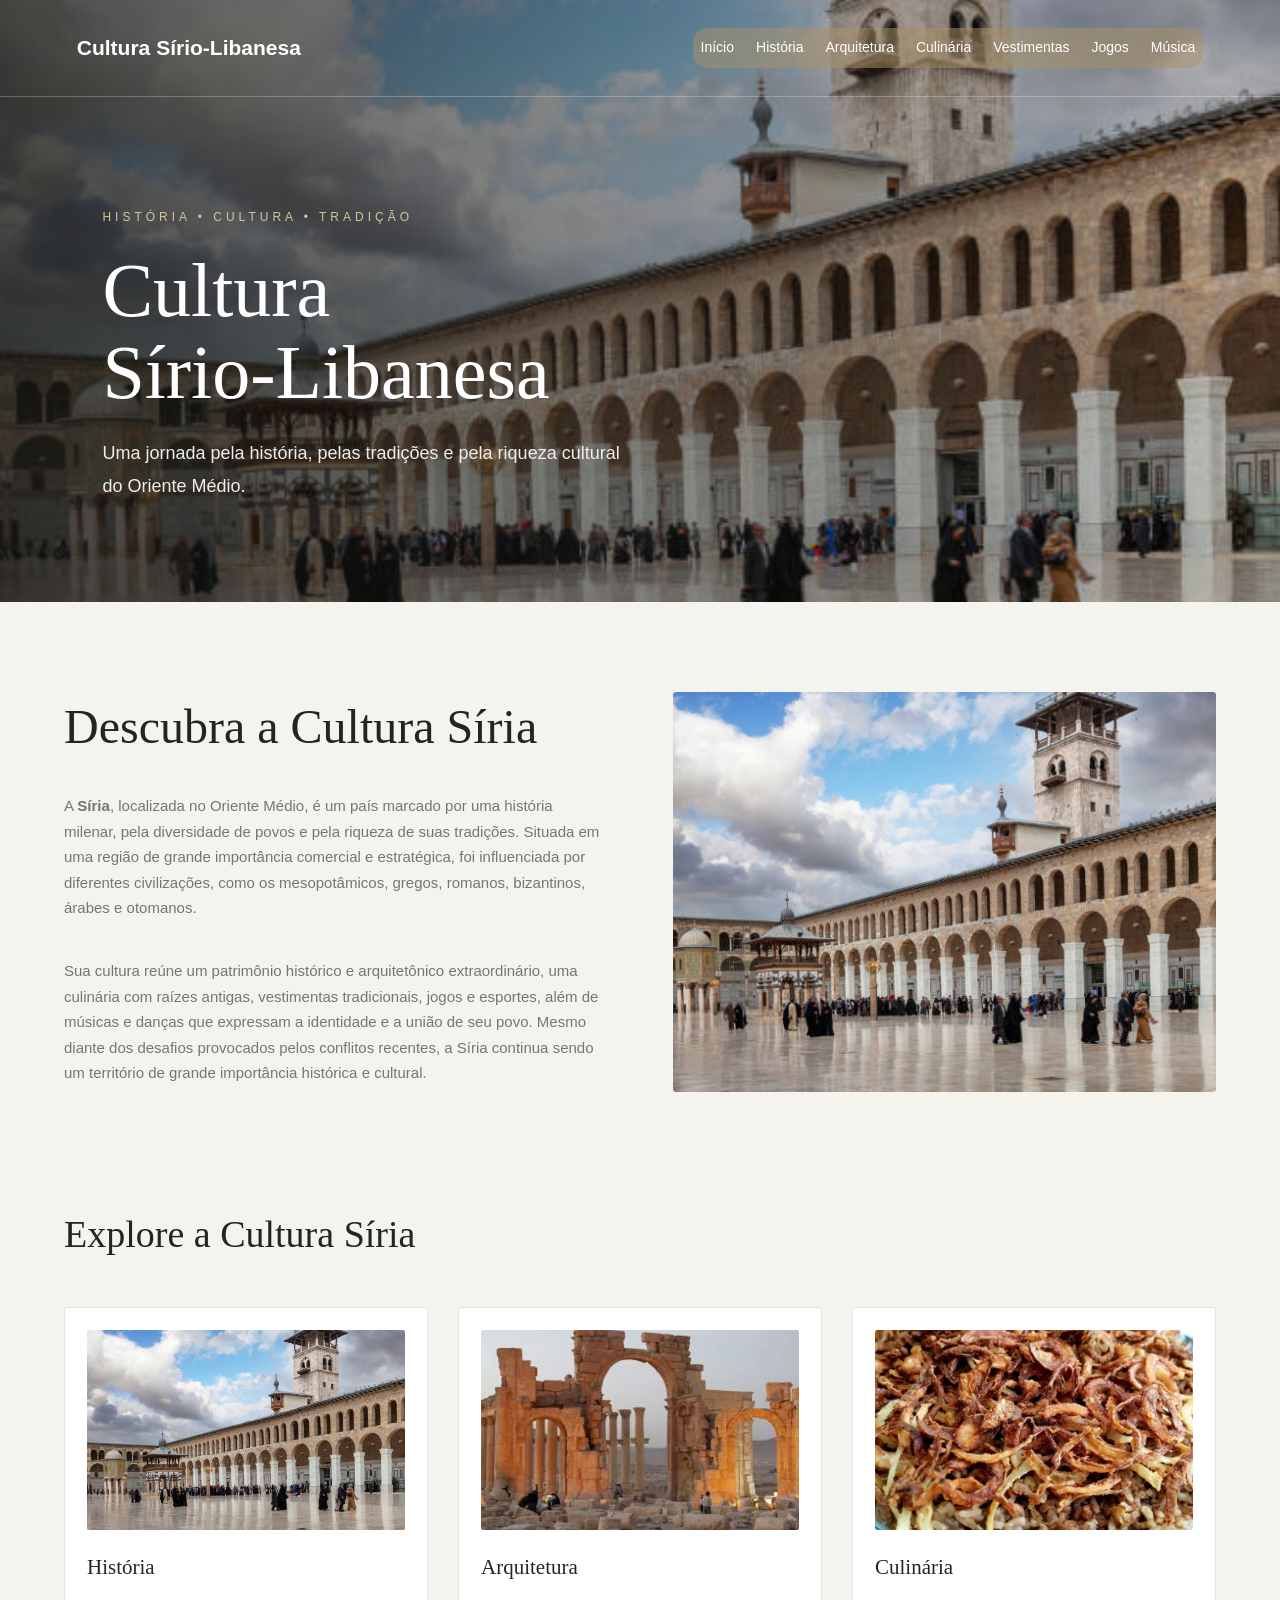
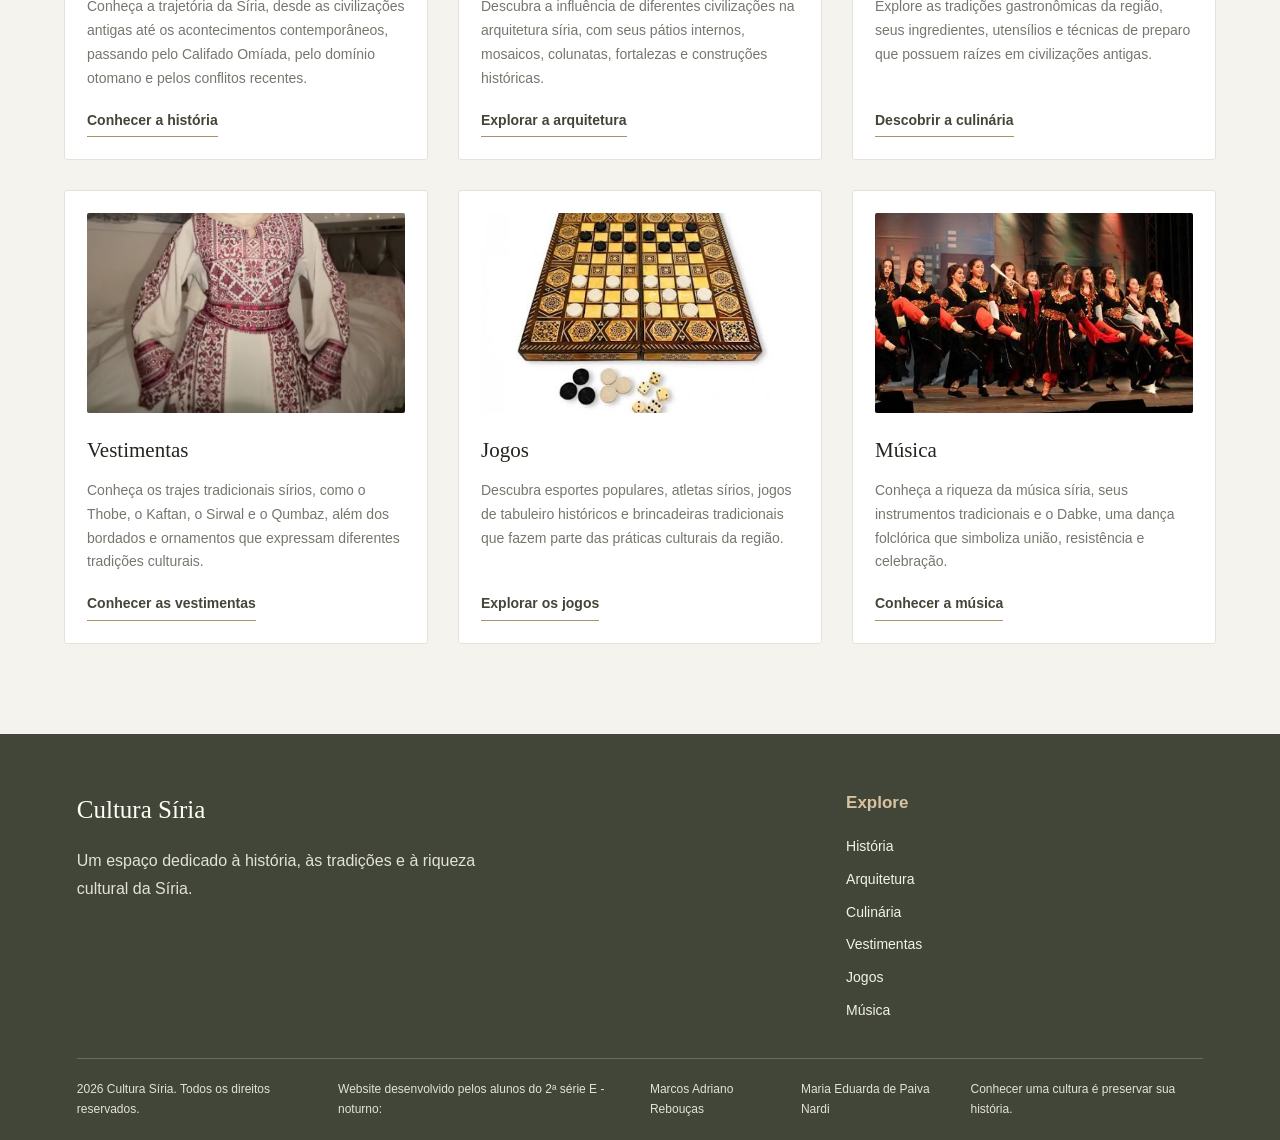
<file: index.html>
<!DOCTYPE html>
<html lang="pt-br">
<head>
    <meta charset="UTF-8">
    <meta name="viewport" content="width=device-width, initial-scale=1.0">
    <title>Cultura Sírio-Libanesa | Histórias e Tradições</title>
    <link rel="stylesheet" href="style.css">
</head>

<body>
   
<header id="inicio" class="cabecalho">
    <nav class="navegacao" aria-label="Navegação principal">
        <a href="index.html" class="logo">Cultura Sírio-Libanesa</a>

        <div class="menu">
            <a href="index.html">Início</a>
            <a href="historia.html">História</a>
            <a href="arquitetura.html">Arquitetura</a>
            <a href="culinaria.html">Culinária</a>
            <a href="vestimentas.html">Vestimentas</a>
            <a href="jogos.html">Jogos</a>
            <a href="musica.html">Música</a>
        </div>
    </nav>

    <div class="cabecalho-conteudo">
        <span class="cabecalho-legenda">
            HISTÓRIA • CULTURA • TRADIÇÃO
        </span>

        <h1>Cultura<br>Sírio-Libanesa</h1>

        <p>
            Uma jornada pela história, pelas tradições
            e pela riqueza cultural do Oriente Médio.
        </p>
    </div>
</header>

<main class="inicio">
    <section class="apresentacao">
        <h1>Descubra a Cultura Síria</h1>

        <p>
            A <strong>Síria</strong>, localizada no Oriente Médio, é um país
            marcado por uma história milenar, pela diversidade de povos e
            pela riqueza de suas tradições. Situada em uma região de grande
            importância comercial e estratégica, foi influenciada por
            diferentes civilizações, como os mesopotâmicos, gregos, romanos,
            bizantinos, árabes e otomanos.
        </p>

        <p>
            Sua cultura reúne um patrimônio histórico e arquitetônico
            extraordinário, uma culinária com raízes antigas, vestimentas
            tradicionais, jogos e esportes, além de músicas e danças que
            expressam a identidade e a união de seu povo. Mesmo diante dos
            desafios provocados pelos conflitos recentes, a Síria continua
            sendo um território de grande importância histórica e cultural.
        </p>
    </section>

    <section class="resumo-cultura">
        <h2>Explore a Cultura Síria</h2>

        <div class="tema">
            <h3>História</h3>
            <p>
                Conheça a trajetória da Síria, desde as civilizações antigas
                até os acontecimentos contemporâneos, passando pelo Califado
                Omíada, pelo domínio otomano e pelos conflitos recentes.
            </p>
            <a href="historia.html">Conhecer a história</a>
        </div>

        <div class="tema">
            <h3>Arquitetura</h3>
            <p>
                Descubra a influência de diferentes civilizações na arquitetura
                síria, com seus pátios internos, mosaicos, colunatas, fortalezas
                e construções históricas.
            </p>
            <a href="arquitetura.html">Explorar a arquitetura</a>
        </div>

        <div class="tema">
            <h3>Culinária</h3>
            <p>
                Explore as tradições gastronômicas da região, seus ingredientes,
                utensílios e técnicas de preparo que possuem raízes em
                civilizações antigas.
            </p>
            <a href="culinaria.html">Descobrir a culinária</a>
        </div>

        <div class="tema">
            <h3>Vestimentas</h3>
            <p>
                Conheça os trajes tradicionais sírios, como o Thobe, o Kaftan,
                o Sirwal e o Qumbaz, além dos bordados e ornamentos que
                expressam diferentes tradições culturais.
            </p>
            <a href="vestimentas.html">Conhecer as vestimentas</a>
        </div>

        <div class="tema">
            <h3>Jogos</h3>
            <p>
                Descubra esportes populares, atletas sírios, jogos de tabuleiro
                históricos e brincadeiras tradicionais que fazem parte das
                práticas culturais da região.
            </p>
            <a href="jogos.html">Explorar os jogos</a>
        </div>

        <div class="tema">
            <h3>Música</h3>
            <p>
                Conheça a riqueza da música síria, seus instrumentos
                tradicionais e o Dabke, uma dança folclórica que simboliza
                união, resistência e celebração.
            </p>
            <a href="musica.html">Conhecer a música</a>
        </div>
    </section>
</main>


    
<footer class="rodape">
    <div class="rodape-conteudo">
        <div class="rodape-info">
            <h2>Cultura Síria</h2>
            <p>
                Um espaço dedicado à história, às tradições e à riqueza
                cultural da Síria.
            </p>
        </div>

        <div class="rodape-links">
            <h3>Explore</h3>
            <a href="historia.html">História</a>
            <a href="arquitetura.html">Arquitetura</a>
            <a href="culinaria.html">Culinária</a>
            <a href="vestimentas.html">Vestimentas</a>
            <a href="jogos.html">Jogos</a>
            <a href="musica.html">Música</a>
        </div>
    </div>

    <div class="rodape-final">
        <p>2026 Cultura Síria. Todos os direitos reservados.</p>
        <p>Website desenvolvido pelos alunos do 2ª série E - noturno: </p>
        <p>Marcos Adriano Rebouças</p>
        <p>Maria Eduarda de Paiva Nardi</p>
        <p>Conhecer uma cultura é preservar sua história.</p>
    </div>
</footer>

</body>
</html>
</file>
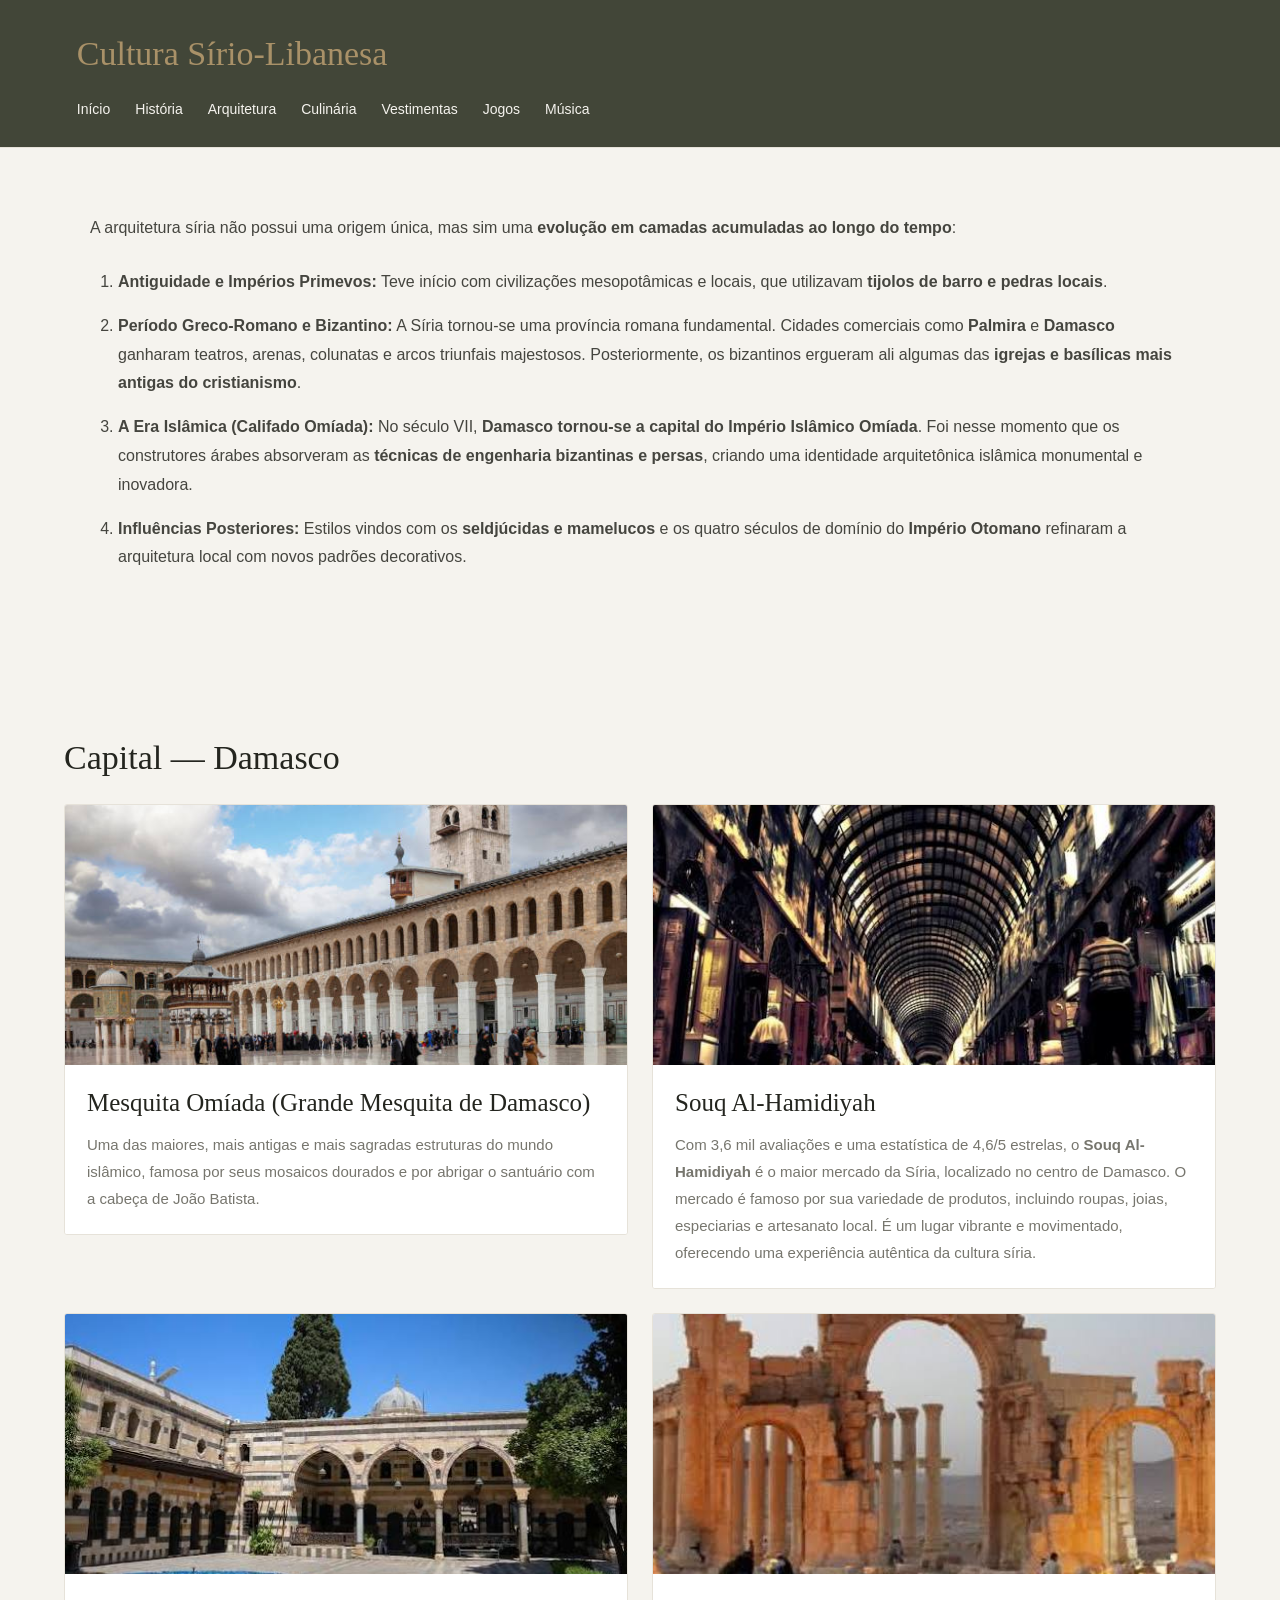
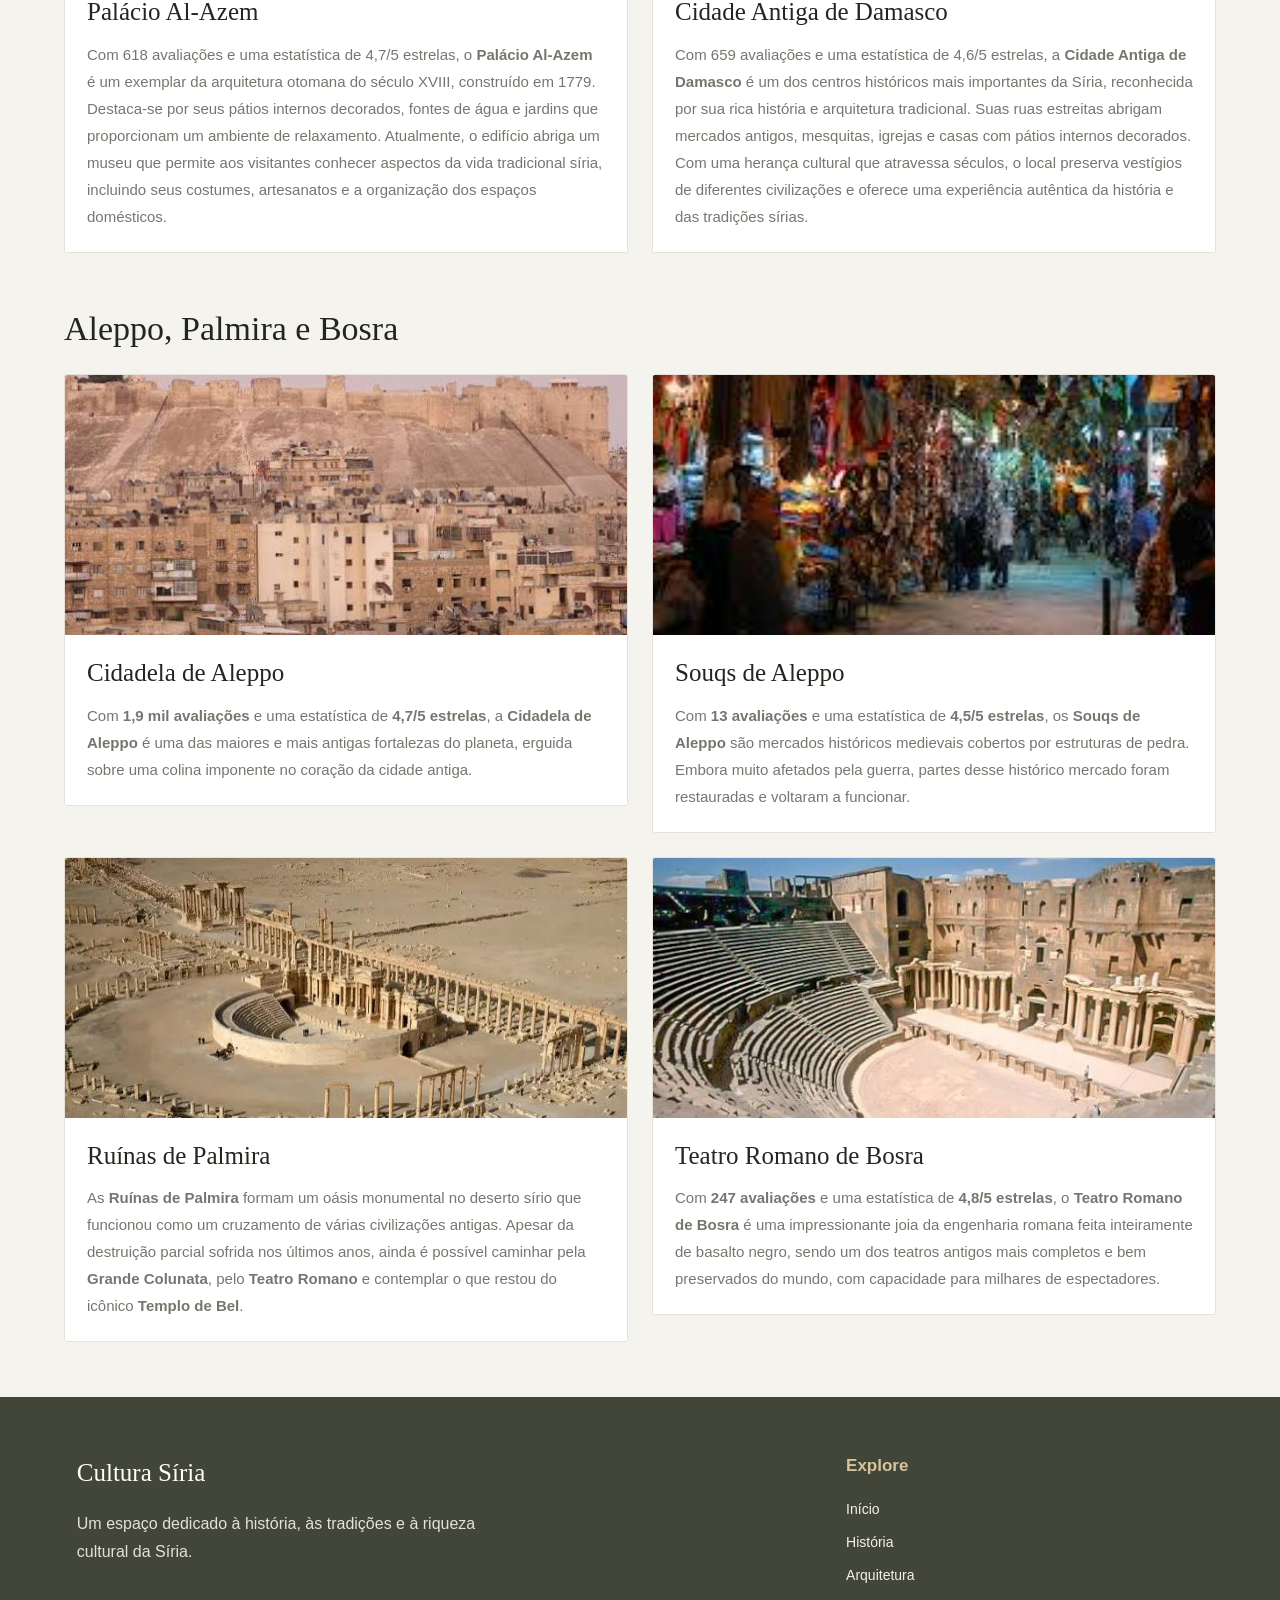
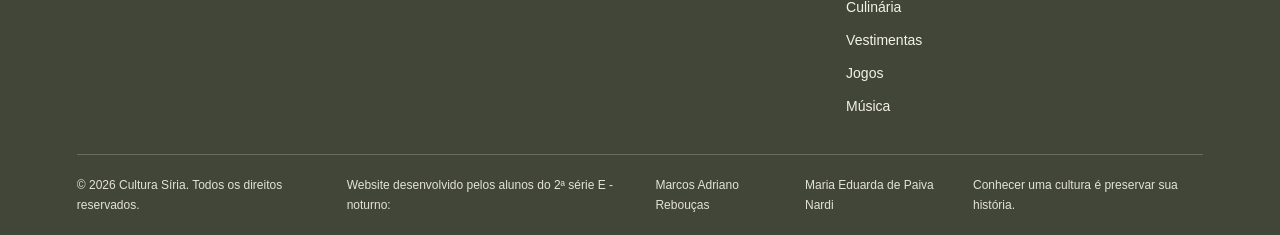
<file: arquitetura.html>
<!DOCTYPE html>
<html lang="pt-br">
<head>
    <meta charset="UTF-8">
    <meta name="viewport" content="width=device-width, initial-scale=1.0">
    <link rel="stylesheet" href="style.css">
    <title>Arquitetura Sírio-Libanesa</title>
</head>
<body>

    <header id="cabecalho-outro" class="inicio">
        <h1>Cultura Sírio-Libanesa</h1>

        <nav id="nav-outro" aria-label="Navegação principal">
            <a href="index.html">Início</a>
            <a href="historia.html">História</a>
            <a href="arquitetura.html">Arquitetura</a>
            <a href="culinaria.html">Culinária</a>
            <a href="vestimentas.html">Vestimentas</a>
            <a href="jogos.html">Jogos</a>
            <a href="musica.html">Música</a>
        </nav>
    </header>

    <main>
        <div class="arquitetura-conteudo">
            <p>
                A arquitetura síria não possui uma origem única, mas sim uma
                <strong>evolução em camadas acumuladas ao longo do tempo</strong>:
            </p>

            <ol>
                <li>
                    <strong>Antiguidade e Impérios Primevos:</strong>
                    Teve início com civilizações mesopotâmicas e locais, que
                    utilizavam <strong>tijolos de barro e pedras locais</strong>.
                </li>

                <li>
                    <strong>Período Greco-Romano e Bizantino:</strong>
                    A Síria tornou-se uma província romana fundamental. Cidades
                    comerciais como <strong>Palmira</strong> e
                    <strong>Damasco</strong> ganharam teatros, arenas, colunatas
                    e arcos triunfais majestosos. Posteriormente, os bizantinos
                    ergueram ali algumas das
                    <strong>igrejas e basílicas mais antigas do cristianismo</strong>.
                </li>

                <li>
                    <strong>A Era Islâmica (Califado Omíada):</strong>
                    No século VII, <strong>Damasco tornou-se a capital do
                    Império Islâmico Omíada</strong>. Foi nesse momento que os
                    construtores árabes absorveram as
                    <strong>técnicas de engenharia bizantinas e persas</strong>,
                    criando uma identidade arquitetônica islâmica monumental
                    e inovadora.
                </li>

                <li>
                    <strong>Influências Posteriores:</strong>
                    Estilos vindos com os <strong>seldjúcidas e mamelucos</strong>
                    e os quatro séculos de domínio do
                    <strong>Império Otomano</strong> refinaram a arquitetura
                    local com novos padrões decorativos.
                </li>
            </ol>
        </div>

        <!-- DAMASCO -->
        <section class="cidades" aria-labelledby="damasco-titulo">
            <h2 id="damasco-titulo" class="titulo-cidade">
                Capital — Damasco
            </h2>

            <article class="local-card">
                <div class="local">
                    <img
                        src="img/mesquita.omiada.jpg"
                        alt="Mesquita Omíada, em Damasco"
                    >
                </div>

                <div class="local-conteudo">
                    <h2>Mesquita Omíada (Grande Mesquita de Damasco)</h2>
                    <p>
                        Uma das maiores, mais antigas e mais sagradas estruturas
                        do mundo islâmico, famosa por seus mosaicos dourados e
                        por abrigar o santuário com a cabeça de João Batista.
                    </p>
                </div>
            </article>

            <article class="local-card">
                <div class="local">
                    <img
                        src="img/Souq.Al-Hamidiyah.jpg"
                        alt="Corredores e lojas do Souq Al-Hamidiyah, em Damasco"
                    >
                </div>

                <div class="local-conteudo">
                    <h2>Souq Al-Hamidiyah</h2>
                    <p>
                        Com 3,6 mil avaliações e uma estatística de 4,6/5 estrelas,
                        o <strong>Souq Al-Hamidiyah</strong> é o maior mercado da
                        Síria, localizado no centro de Damasco. O mercado é famoso
                        por sua variedade de produtos, incluindo roupas, joias,
                        especiarias e artesanato local. É um lugar vibrante e
                        movimentado, oferecendo uma experiência autêntica da
                        cultura síria.
                    </p>
                </div>
            </article>

            <article class="local-card">
                <div class="local">
                    <img
                        src="img/palacio.al-azem.jpg"
                        alt="Pátio interno do Palácio Al-Azem, com arcos tradicionais e fonte"
                    >
                </div>

                <div class="local-conteudo">
                    <h2>Palácio Al-Azem</h2>
                    <p>
                        Com 618 avaliações e uma estatística de 4,7/5 estrelas,
                        o <strong>Palácio Al-Azem</strong> é um exemplar da
                        arquitetura otomana do século XVIII, construído em 1779.
                        Destaca-se por seus pátios internos decorados, fontes
                        de água e jardins que proporcionam um ambiente de
                        relaxamento. Atualmente, o edifício abriga um museu que
                        permite aos visitantes conhecer aspectos da vida
                        tradicional síria, incluindo seus costumes, artesanatos
                        e a organização dos espaços domésticos.
                    </p>
                </div>
            </article>

            <article class="local-card">
                <div class="local">
                    <img
                        src="img/cidade.antiga.jpg"
                        alt="Ruas estreitas e arquitetura tradicional da Cidade Antiga de Damasco"
                    >
                </div>

                <div class="local-conteudo">
                    <h2>Cidade Antiga de Damasco</h2>
                    <p>
                        Com 659 avaliações e uma estatística de 4,6/5 estrelas,
                        a <strong>Cidade Antiga de Damasco</strong> é um dos
                        centros históricos mais importantes da Síria, reconhecida
                        por sua rica história e arquitetura tradicional. Suas ruas
                        estreitas abrigam mercados antigos, mesquitas, igrejas e
                        casas com pátios internos decorados. Com uma herança
                        cultural que atravessa séculos, o local preserva vestígios
                        de diferentes civilizações e oferece uma experiência
                        autêntica da história e das tradições sírias.
                    </p>
                </div>
            </article>
        </section>

        <!-- ALEPPO, PALMIRA E BOSRA -->
        <section class="cidades" aria-labelledby="outras-cidades-titulo">
            <h2 id="outras-cidades-titulo" class="titulo-cidade">
                Aleppo, Palmira e Bosra
            </h2>

            <article class="local-card">
                <div class="local">
                    <img
                        src="img/cidadela.aleppo.jpg"
                        alt="Cidadela de Aleppo, antiga fortaleza sobre uma colina na Síria"
                    >
                </div>

                <div class="local-conteudo">
                    <h2>Cidadela de Aleppo</h2>
                    <p>
                        Com <strong>1,9 mil avaliações</strong> e uma estatística
                        de <strong>4,7/5 estrelas</strong>, a
                        <strong>Cidadela de Aleppo</strong> é uma das maiores e
                        mais antigas fortalezas do planeta, erguida sobre uma
                        colina imponente no coração da cidade antiga.
                    </p>
                </div>
            </article>

            <article class="local-card">
                <div class="local">
                    <img
                        src="img/souqs.aleppo.jpg"
                        alt="Souqs de Aleppo, mercado histórico medieval coberto por estruturas de pedra"
                    >
                </div>

                <div class="local-conteudo">
                    <h2>Souqs de Aleppo</h2>
                    <p>
                        Com <strong>13 avaliações</strong> e uma estatística de
                        <strong>4,5/5 estrelas</strong>, os
                        <strong>Souqs de Aleppo</strong> são mercados históricos
                        medievais cobertos por estruturas de pedra. Embora muito
                        afetados pela guerra, partes desse histórico mercado foram
                        restauradas e voltaram a funcionar.
                    </p>
                </div>
            </article>

            <article class="local-card">
                <div class="local">
                    <img
                        src="img/ruinas.de.palmira.jpg"
                        alt="Ruínas arqueológicas de Palmira, com colunas antigas no deserto sírio"
                    >
                </div>

                <div class="local-conteudo">
                    <h2>Ruínas de Palmira</h2>
                    <p>
                        As <strong>Ruínas de Palmira</strong> formam um oásis
                        monumental no deserto sírio que funcionou como um
                        cruzamento de várias civilizações antigas. Apesar da
                        destruição parcial sofrida nos últimos anos, ainda é
                        possível caminhar pela <strong>Grande Colunata</strong>,
                        pelo <strong>Teatro Romano</strong> e contemplar o que
                        restou do icônico <strong>Templo de Bel</strong>.
                    </p>
                </div>
            </article>

            <article class="local-card">
                <div class="local">
                    <img
                        src="img/bosra.jpg"
                        alt="Teatro Romano de Bosra, construído em basalto negro, na Síria"
                    >
                </div>

                <div class="local-conteudo">
                    <h2>Teatro Romano de Bosra</h2>
                    <p>
                        Com <strong>247 avaliações</strong> e uma estatística de
                        <strong>4,8/5 estrelas</strong>, o
                        <strong>Teatro Romano de Bosra</strong> é uma impressionante
                        joia da engenharia romana feita inteiramente de basalto
                        negro, sendo um dos teatros antigos mais completos e bem
                        preservados do mundo, com capacidade para milhares de
                        espectadores.
                    </p>
                </div>
            </article>
        </section>
    </main>

    <footer class="rodape">
        <div class="rodape-conteudo">
            <div class="rodape-info">
                <h2>Cultura Síria</h2>
                <p>
                    Um espaço dedicado à história, às tradições e à riqueza
                    cultural da Síria.
                </p>
            </div>

            <div class="rodape-links">
                <h3>Explore</h3>
                <a href="index.html">Início</a>
                <a href="historia.html">História</a>
                <a href="arquitetura.html">Arquitetura</a>
                <a href="culinaria.html">Culinária</a>
                <a href="vestimentas.html">Vestimentas</a>
                <a href="jogos.html">Jogos</a>
                <a href="musica.html">Música</a>
            </div>
        </div>

        <div class="rodape-final">
            <p>© 2026 Cultura Síria. Todos os direitos reservados.</p>
            <p>Website desenvolvido pelos alunos do 2ª série E - noturno: </p>
        <p>Marcos Adriano Rebouças</p>
        <p>Maria Eduarda de Paiva Nardi</p>
            <p>Conhecer uma cultura é preservar sua história.</p>
        </div>
    </footer>

</body>
</html>
</file>
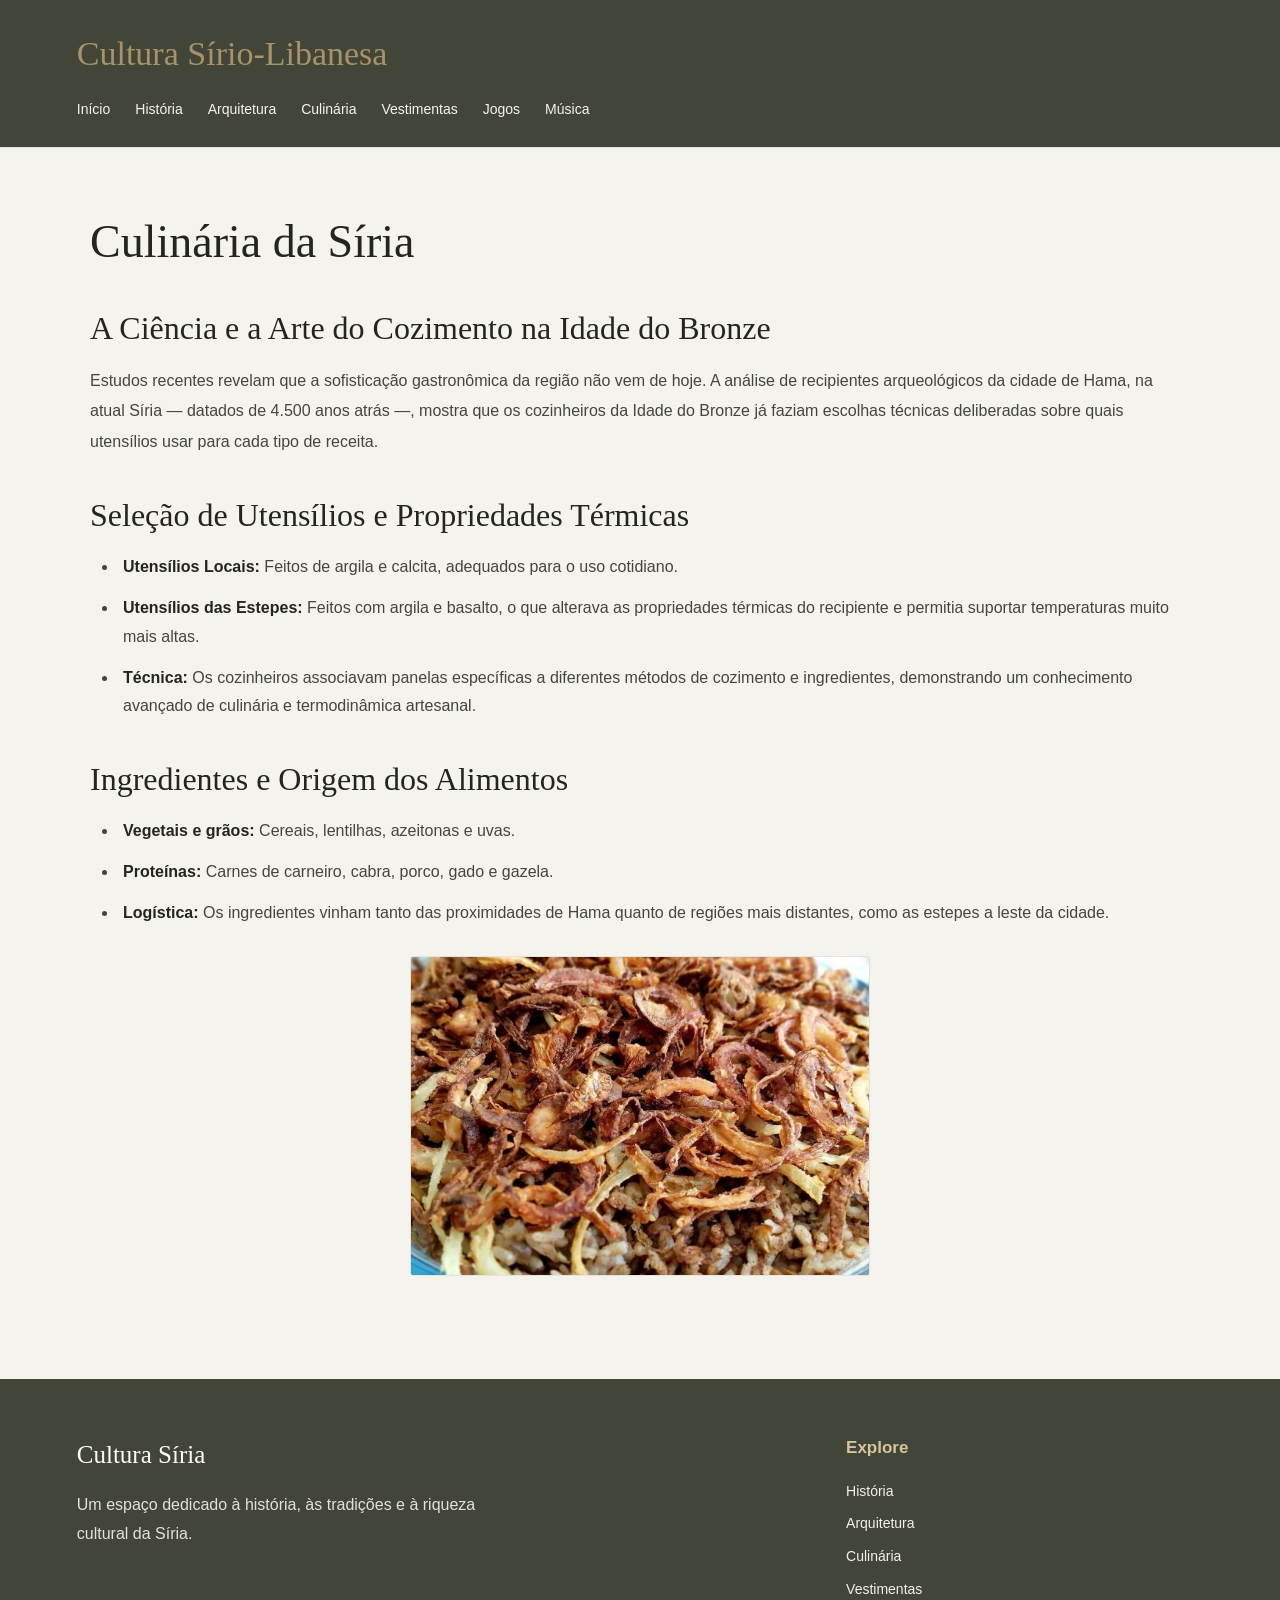
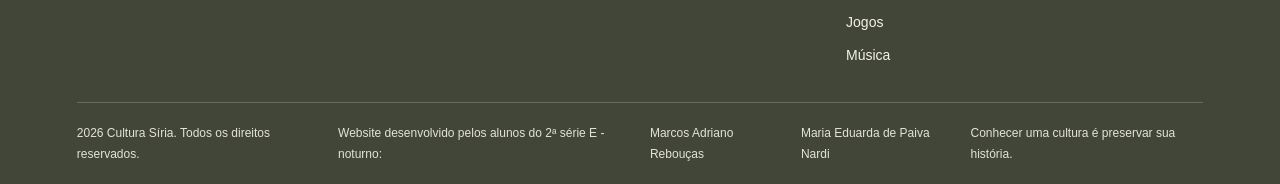
<file: culinaria.html>
<!DOCTYPE html>
<html lang="pt-br">
<head>
    <meta charset="UTF-8">
    <meta name="viewport" content="width=device-width, initial-scale=1.0">
    <link rel="stylesheet" href="style.css">
    <title>Culinária da Síria</title>
</head>
<body>

        <header id="cabecalho-outro" class="inicio">
       <h1>Cultura Sírio-Libanesa</h1>
    
       <nav id="nav-outro" aria-label="Navegação principal">
               <a href="index.html">Início</a>
               <a href="historia.html">História</a>
               <a href="arquitetura.html">Arquitetura</a>
               <a href="culinaria.html">Culinária</a>
               <a href="vestimentas.html">Vestimentas</a>
               <a href="jogos.html">Jogos</a>
               <a href="musica.html">Música</a>
        </nav>
    </header>
    <main class="conteudo">
    <h1>Culinária da Síria</h1>

    <h2>A Ciência e a Arte do Cozimento na Idade do Bronze</h2>

    <p>
        Estudos recentes revelam que a sofisticação gastronômica da região não vem de hoje. A análise de recipientes arqueológicos da cidade de Hama, na atual Síria — datados de 4.500 anos atrás —, mostra que os cozinheiros da Idade do Bronze já faziam escolhas técnicas deliberadas sobre quais utensílios usar para cada tipo de receita.
    </p>

    <h2>Seleção de Utensílios e Propriedades Térmicas</h2>

    <ul>
        <li>
            <strong>Utensílios Locais:</strong> Feitos de argila e calcita, adequados para o uso cotidiano.
        </li>
        <li>
            <strong>Utensílios das Estepes:</strong> Feitos com argila e basalto, o que alterava as propriedades térmicas do recipiente e permitia suportar temperaturas muito mais altas.
        </li>
        <li>
            <strong>Técnica:</strong> Os cozinheiros associavam panelas específicas a diferentes métodos de cozimento e ingredientes, demonstrando um conhecimento avançado de culinária e termodinâmica artesanal.
        </li>
    </ul>

    <h2>Ingredientes e Origem dos Alimentos</h2>

    <ul>
        <li><strong>Vegetais e grãos:</strong> Cereais, lentilhas, azeitonas e uvas.</li>
        <li><strong>Proteínas:</strong> Carnes de carneiro, cabra, porco, gado e gazela.</li>
        <li><strong>Logística:</strong> Os ingredientes vinham tanto das proximidades de Hama quanto de regiões mais distantes, como as estepes a leste da cidade.</li>
    </ul>
    <img src="img/comidas-siria.jpg" alt="Prato de comidas sírias, com arroz, carne e vegetais, servido em um prato tradicional.">
</main>


<footer class="rodape">
    <div class="rodape-conteudo">
        <div class="rodape-info">
            <h2>Cultura Síria</h2>
            <p>
                Um espaço dedicado à história, às tradições e à riqueza
                cultural da Síria.
            </p>
        </div>

        <div class="rodape-links">
            <h3>Explore</h3>
            <a href="historia.html">História</a>
            <a href="arquitetura.html">Arquitetura</a>
            <a href="culinaria.html">Culinária</a>
            <a href="vestimentas.html">Vestimentas</a>
            <a href="jogos.html">Jogos</a>
            <a href="musica.html">Música</a>
        </div>
    </div>

    <div class="rodape-final">
        <p>2026 Cultura Síria. Todos os direitos reservados.</p>
        <p>Website desenvolvido pelos alunos do 2ª série E - noturno: </p>
        <p>Marcos Adriano Rebouças</p>
        <p>Maria Eduarda de Paiva Nardi</p>
        <p>Conhecer uma cultura é preservar sua história.</p>
    </div>
</footer>

</body>
</html>
</file>
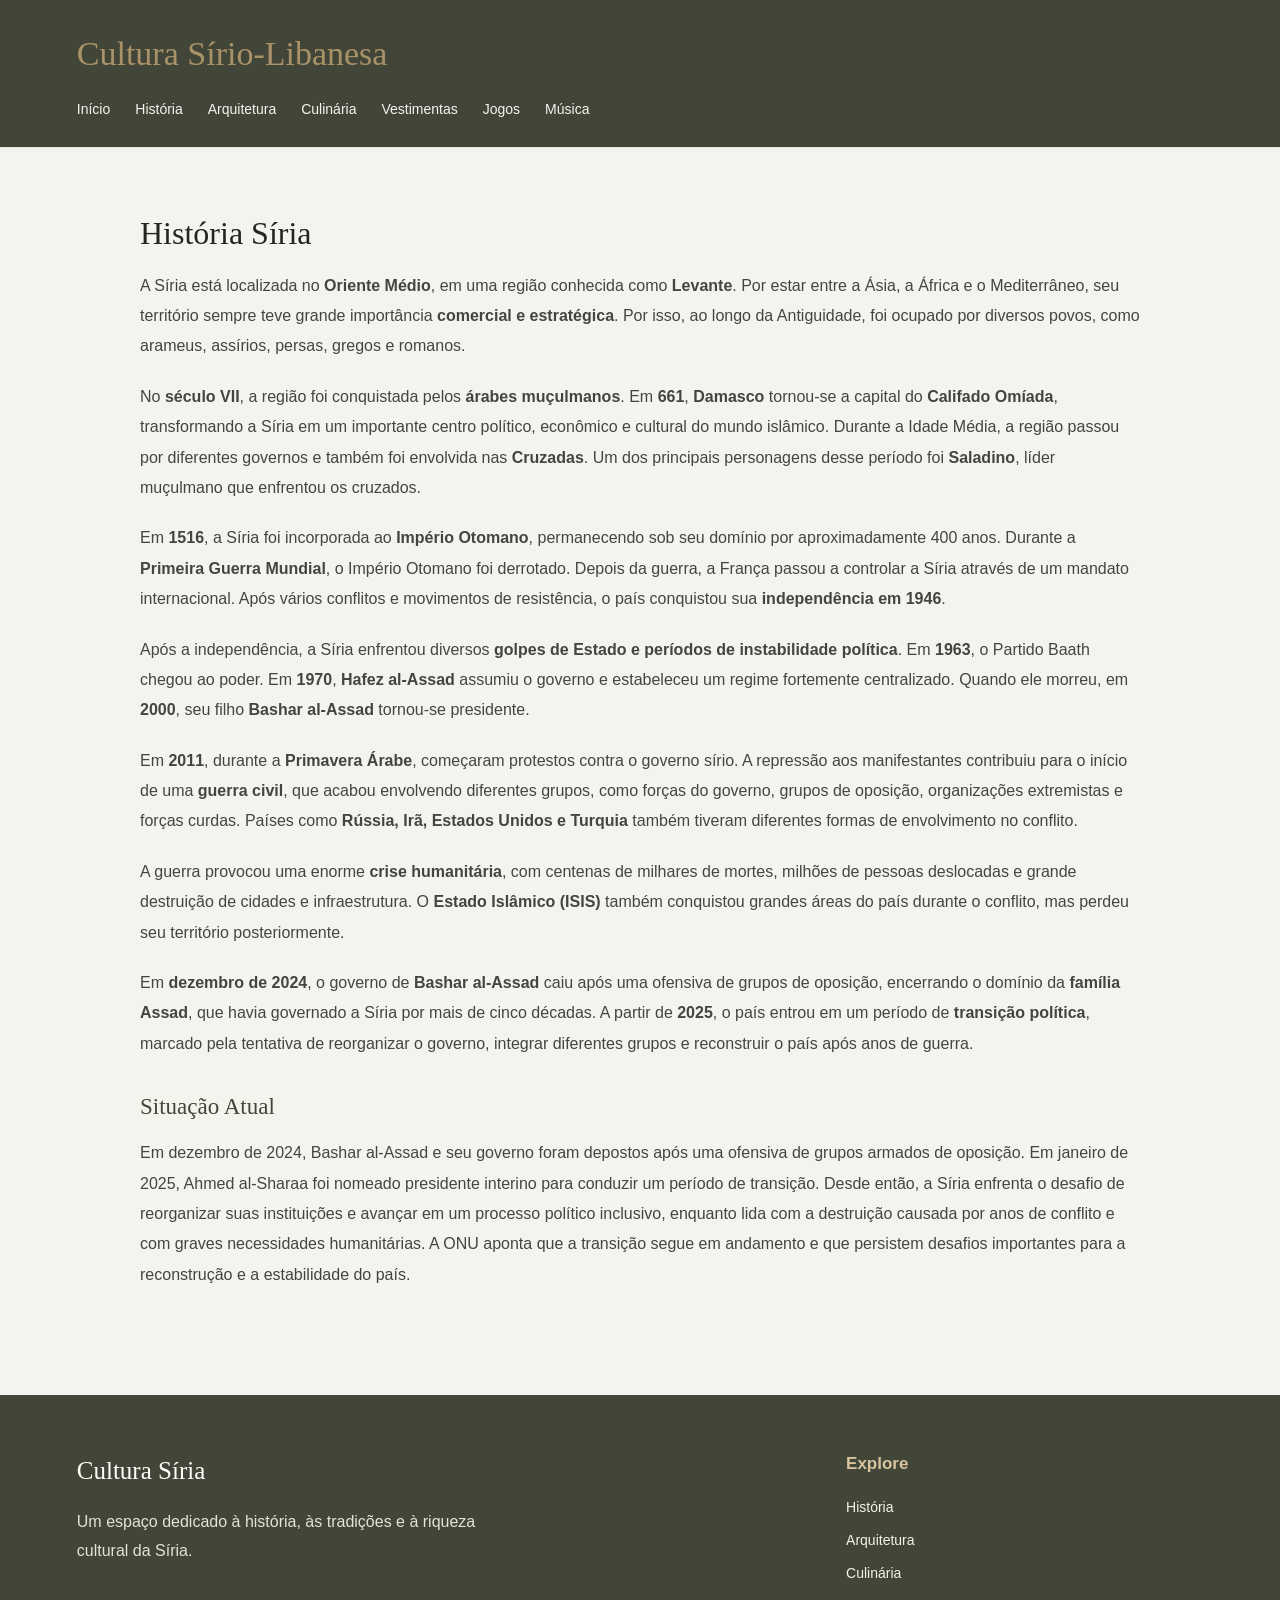
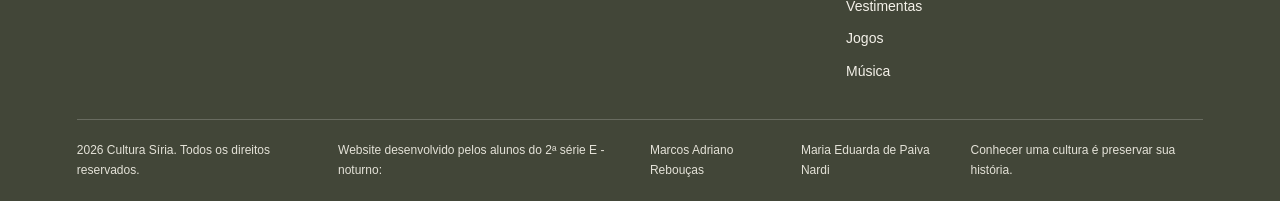
<file: historia.html>
<!DOCTYPE html>
<html lang="pt-br">
<head>
    <meta charset="UTF-8">
    <meta name="viewport" content="width=device-width, initial-scale=1.0">
    <link rel="stylesheet" href="style.css">

    <title>História da Cultura Sírio-Libanesa</title>
</head>
<body>

    <header id="cabecalho-outro" class="inicio">
       <h1>Cultura Sírio-Libanesa</h1>
    
        <nav id="nav-outro" aria-label="Navegação principal">
               <a href="index.html">Início</a>
               <a href="historia.html">História</a>
               <a href="arquitetura.html">Arquitetura</a>
               <a href="culinaria.html">Culinária</a>
               <a href="vestimentas.html">Vestimentas</a>
               <a href="jogos.html">Jogos</a>
               <a href="musica.html">Música</a>
        </nav>
    </header>

    <section id="historia">
        <h2>História Síria</h2>
        <p>
    A Síria está localizada no <strong>Oriente Médio</strong>, em uma região conhecida como <strong>Levante</strong>. Por estar entre a Ásia, a África e o Mediterrâneo, seu território sempre teve grande importância <strong>comercial e estratégica</strong>. Por isso, ao longo da Antiguidade, foi ocupado por diversos povos, como arameus, assírios, persas, gregos e romanos.
</p>

<p>
    No <strong>século VII</strong>, a região foi conquistada pelos <strong>árabes muçulmanos</strong>. Em <strong>661</strong>, <strong>Damasco</strong> tornou-se a capital do <strong>Califado Omíada</strong>, transformando a Síria em um importante centro político, econômico e cultural do mundo islâmico. Durante a Idade Média, a região passou por diferentes governos e também foi envolvida nas <strong>Cruzadas</strong>. Um dos principais personagens desse período foi <strong>Saladino</strong>, líder muçulmano que enfrentou os cruzados.
</p>

<p>
    Em <strong>1516</strong>, a Síria foi incorporada ao <strong>Império Otomano</strong>, permanecendo sob seu domínio por aproximadamente 400 anos. Durante a <strong>Primeira Guerra Mundial</strong>, o Império Otomano foi derrotado. Depois da guerra, a França passou a controlar a Síria através de um mandato internacional. Após vários conflitos e movimentos de resistência, o país conquistou sua <strong>independência em 1946</strong>.
</p>

<p>
    Após a independência, a Síria enfrentou diversos <strong>golpes de Estado e períodos de instabilidade política</strong>. Em <strong>1963</strong>, o Partido Baath chegou ao poder. Em <strong>1970</strong>, <strong>Hafez al-Assad</strong> assumiu o governo e estabeleceu um regime fortemente centralizado. Quando ele morreu, em <strong>2000</strong>, seu filho <strong>Bashar al-Assad</strong> tornou-se presidente.
</p>

<p>
    Em <strong>2011</strong>, durante a <strong>Primavera Árabe</strong>, começaram protestos contra o governo sírio. A repressão aos manifestantes contribuiu para o início de uma <strong>guerra civil</strong>, que acabou envolvendo diferentes grupos, como forças do governo, grupos de oposição, organizações extremistas e forças curdas. Países como <strong>Rússia, Irã, Estados Unidos e Turquia</strong> também tiveram diferentes formas de envolvimento no conflito.
</p>

<p>
    A guerra provocou uma enorme <strong>crise humanitária</strong>, com centenas de milhares de mortes, milhões de pessoas deslocadas e grande destruição de cidades e infraestrutura. O <strong>Estado Islâmico (ISIS)</strong> também conquistou grandes áreas do país durante o conflito, mas perdeu seu território posteriormente.
</p>

<p>
    Em <strong>dezembro de 2024</strong>, o governo de <strong>Bashar al-Assad</strong> caiu após uma ofensiva de grupos de oposição, encerrando o domínio da <strong>família Assad</strong>, que havia governado a Síria por mais de cinco décadas. A partir de <strong>2025</strong>, o país entrou em um período de <strong>transição política</strong>, marcado pela tentativa de reorganizar o governo, integrar diferentes grupos e reconstruir o país após anos de guerra.
</p>



<h3>Situação Atual</h3>

<p>
    Em dezembro de 2024, Bashar al-Assad e seu governo foram depostos após uma ofensiva de grupos armados de oposição. Em janeiro de 2025, Ahmed al-Sharaa foi nomeado presidente interino para conduzir um período de transição. Desde então, a Síria enfrenta o desafio de reorganizar suas instituições e avançar em um processo político inclusivo, enquanto lida com a destruição causada por anos de conflito e com graves necessidades humanitárias. A ONU aponta que a transição segue em andamento e que persistem desafios importantes para a reconstrução e a estabilidade do país.
</p>
    </section>
    
<footer class="rodape">
    <div class="rodape-conteudo">
        <div class="rodape-info">
            <h2>Cultura Síria</h2>
            <p>
                Um espaço dedicado à história, às tradições e à riqueza
                cultural da Síria.
            </p>
        </div>

        <div class="rodape-links">
            <h3>Explore</h3>
            <a href="historia.html">História</a>
            <a href="arquitetura.html">Arquitetura</a>
            <a href="culinaria.html">Culinária</a>
            <a href="vestimentas.html">Vestimentas</a>
            <a href="jogos.html">Jogos</a>
            <a href="musica.html">Música</a>
        </div>
    </div>

    <div class="rodape-final">
        <p>2026 Cultura Síria. Todos os direitos reservados.</p>
        <p>Website desenvolvido pelos alunos do 2ª série E - noturno: </p>
        <p>Marcos Adriano Rebouças</p>
        <p>Maria Eduarda de Paiva Nardi</p>
        <p>Conhecer uma cultura é preservar sua história.</p>
    </div>
</footer>


</body>
</html>
</file>
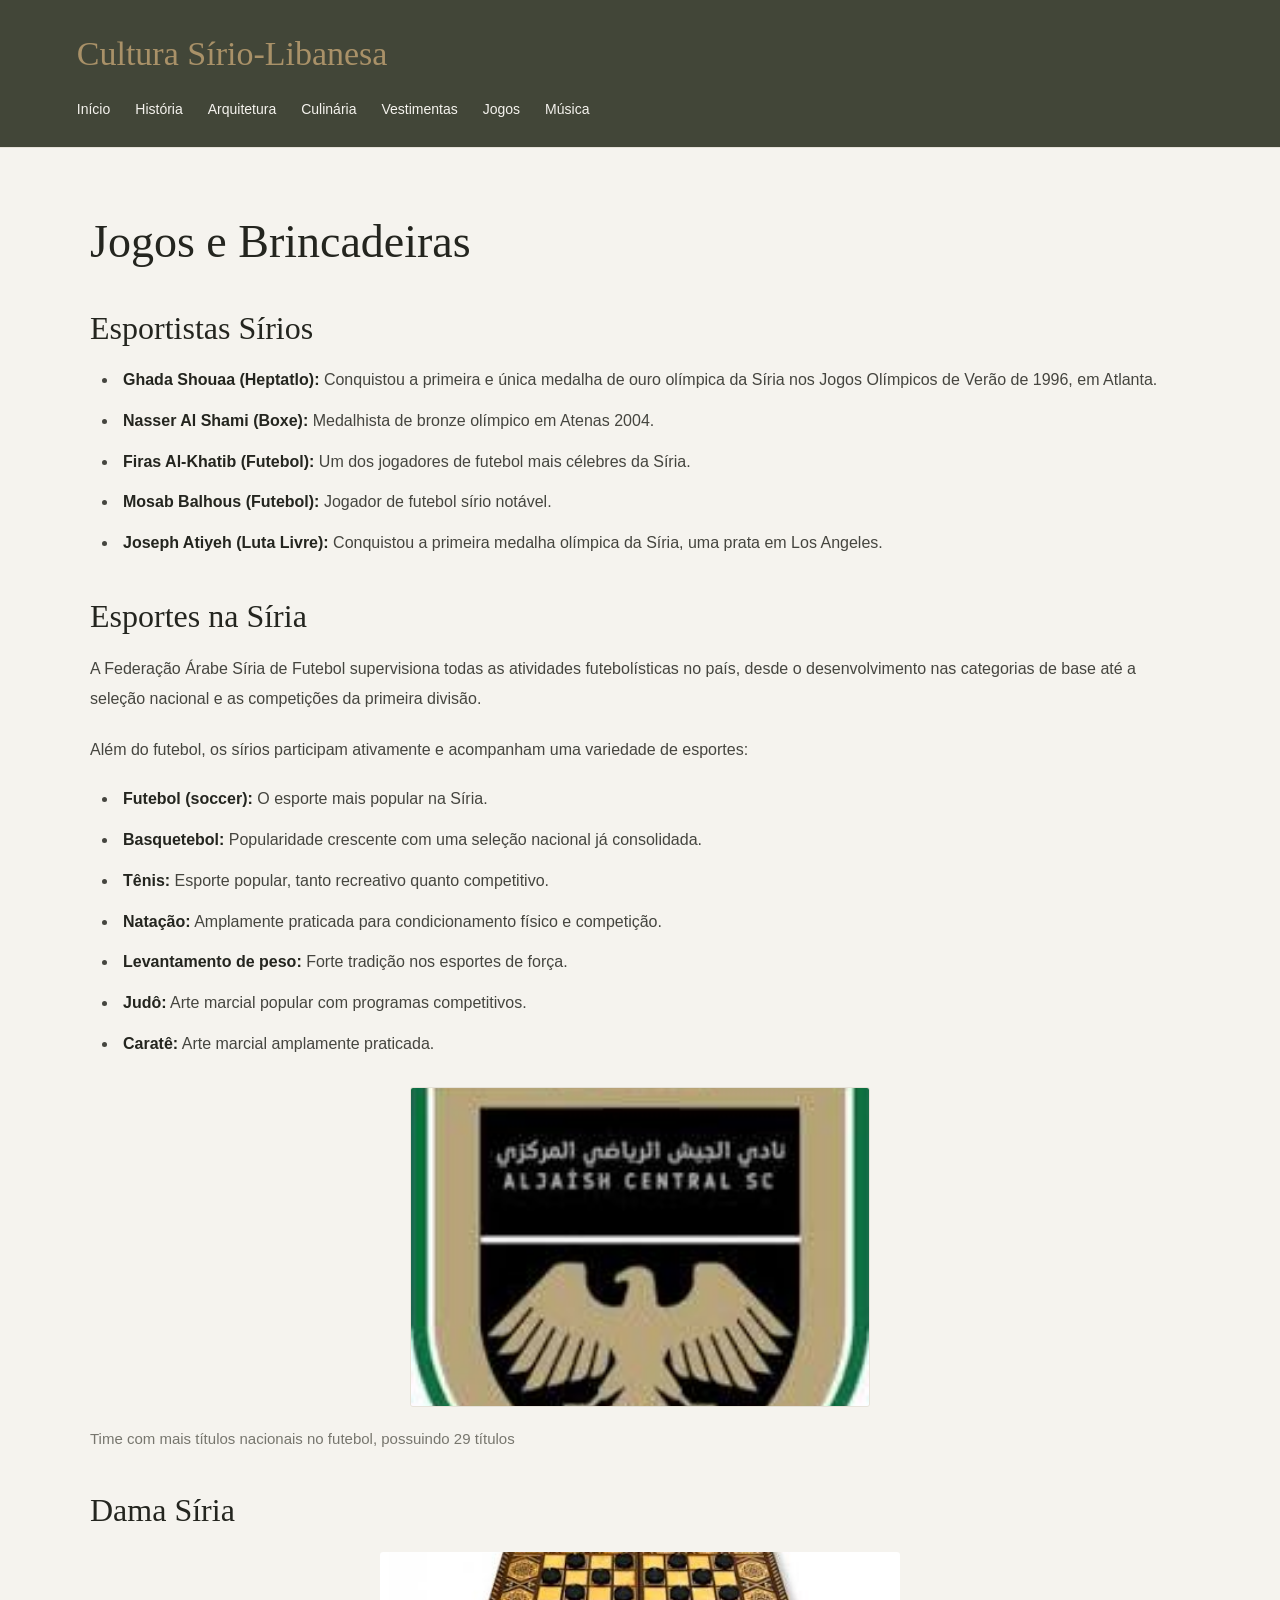
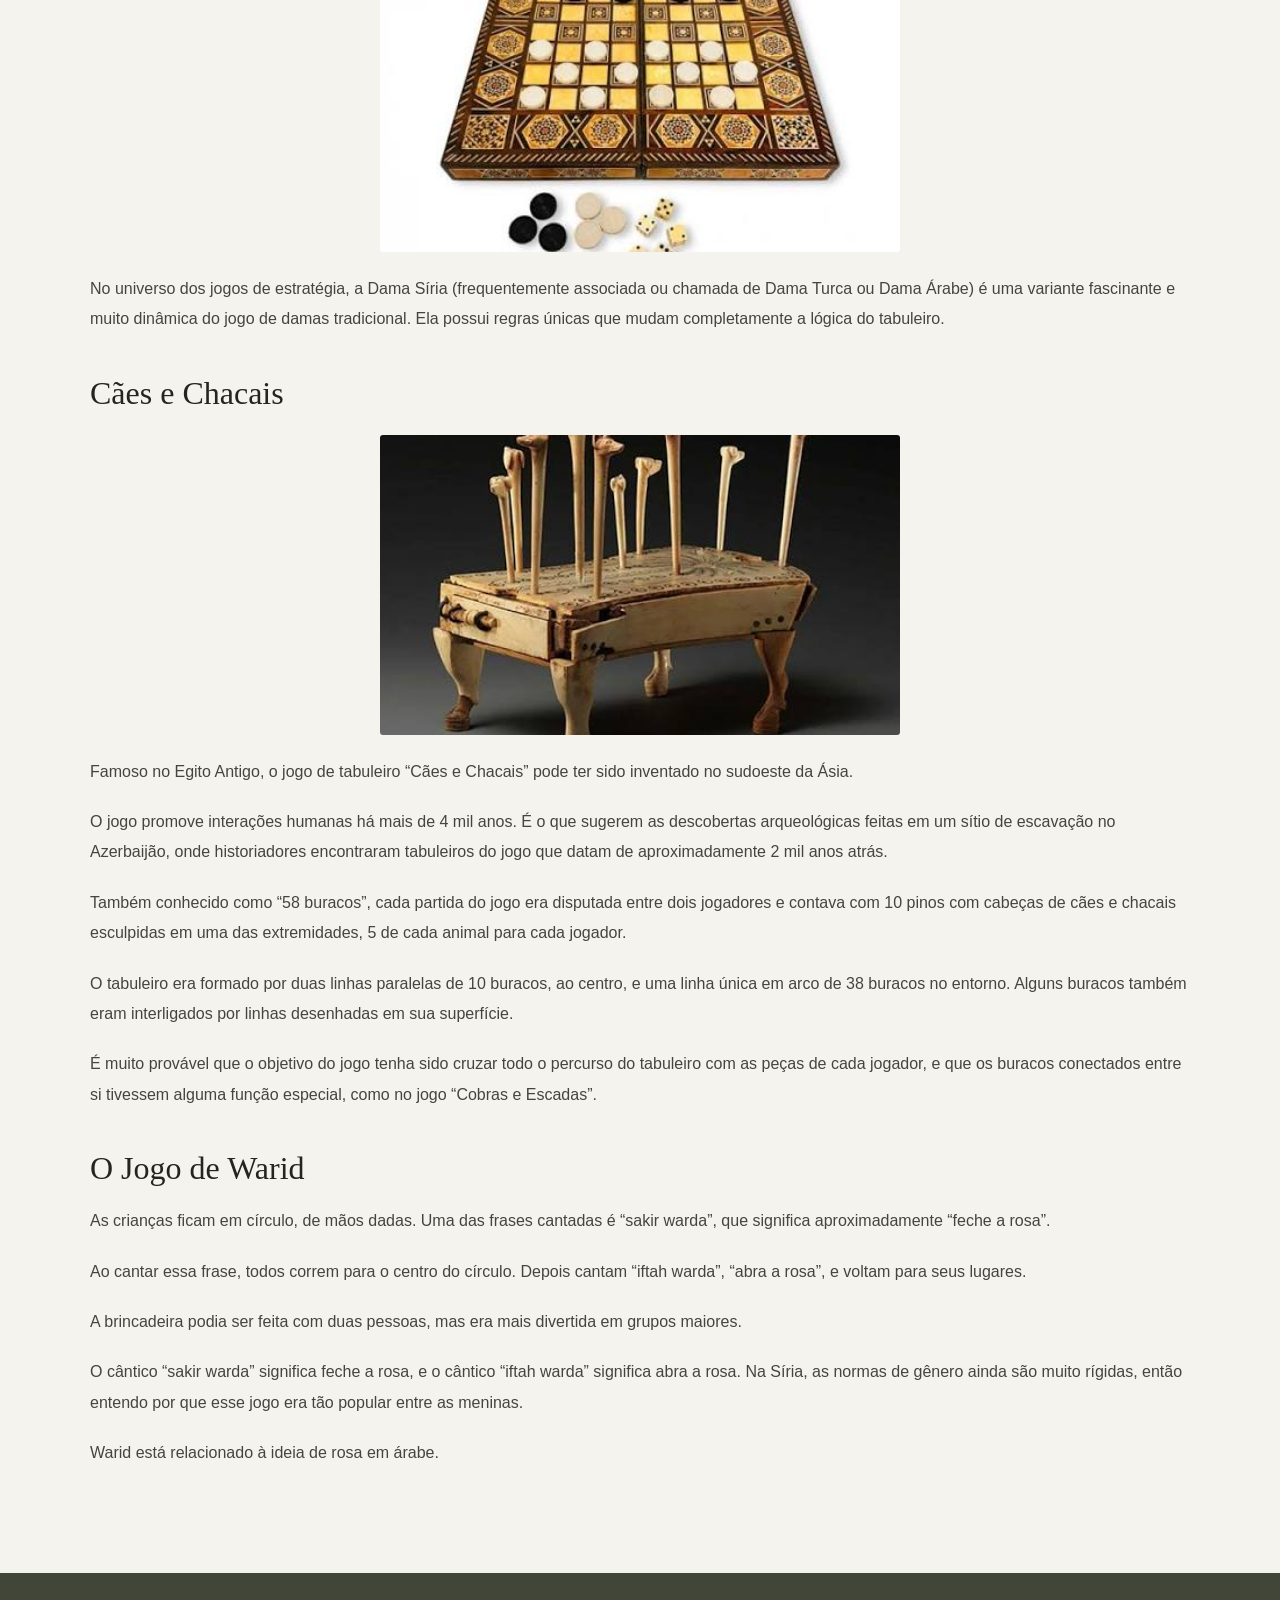
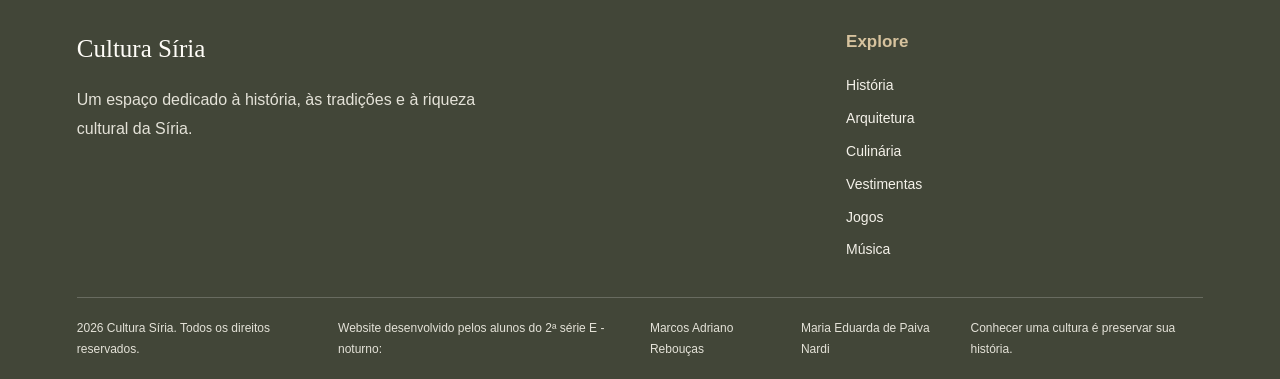
<file: jogos.html>
<!DOCTYPE html>
<html lang="pt-br">
<head>
    <meta charset="UTF-8">
    <meta name="viewport" content="width=device-width, initial-scale=1.0">
    <link rel="stylesheet" href="style.css">
    <title>Jogos Tradicionais da Síria</title>
</head>
<body>

       <header id="cabecalho-outro" class="inicio">
       <h1>Cultura Sírio-Libanesa</h1>
    
         <nav id="nav-outro" aria-label="Navegação principal">
               <a href="index.html">Início</a>
               <a href="historia.html">História</a>
               <a href="arquitetura.html">Arquitetura</a>
               <a href="culinaria.html">Culinária</a>
               <a href="vestimentas.html">Vestimentas</a>
               <a href="jogos.html">Jogos</a>
               <a href="musica.html">Música</a>
        </nav>
    </header>


    <main class="conteudo">
    <h1>Jogos e Brincadeiras</h1>

    <h2>Esportistas Sírios</h2>

    <ul>
        <li>
            <strong>Ghada Shouaa (Heptatlo):</strong> Conquistou a primeira e única medalha de ouro olímpica da Síria nos Jogos Olímpicos de Verão de 1996, em Atlanta.
        </li>
        <li>
            <strong>Nasser Al Shami (Boxe):</strong> Medalhista de bronze olímpico em Atenas 2004.
        </li>
        <li>
            <strong>Firas Al-Khatib (Futebol):</strong> Um dos jogadores de futebol mais célebres da Síria.
        </li>
        <li>
            <strong>Mosab Balhous (Futebol):</strong> Jogador de futebol sírio notável.
        </li>
        <li>
            <strong>Joseph Atiyeh (Luta Livre):</strong> Conquistou a primeira medalha olímpica da Síria, uma prata em Los Angeles.
        </li>
    </ul>

    <h2>Esportes na Síria</h2>

    <p>
        A Federação Árabe Síria de Futebol supervisiona todas as atividades futebolísticas no país, desde o desenvolvimento nas categorias de base até a seleção nacional e as competições da primeira divisão.
    </p>

    <p>
        Além do futebol, os sírios participam ativamente e acompanham uma variedade de esportes:
    </p>

    <ul>
        <li><strong>Futebol (soccer):</strong> O esporte mais popular na Síria.</li>
        <li><strong>Basquetebol:</strong> Popularidade crescente com uma seleção nacional já consolidada.</li>
        <li><strong>Tênis:</strong> Esporte popular, tanto recreativo quanto competitivo.</li>
        <li><strong>Natação:</strong> Amplamente praticada para condicionamento físico e competição.</li>
        <li><strong>Levantamento de peso:</strong> Forte tradição nos esportes de força.</li>
        <li><strong>Judô:</strong> Arte marcial popular com programas competitivos.</li>
        <li><strong>Caratê:</strong> Arte marcial amplamente praticada.</li>
    </ul>

    <img src="img/al-jaish.sc.jpg" alt="Escudo do clube sírio Al-Jaish Central SC, com uma águia dourada e três estrelas vermelhas.">
    <p>Time com mais títulos nacionais no futebol, possuindo 29 títulos </p>

    <h2>Dama Síria</h2>

    <p>
        <img src="img/dama-siria.jpg" alt="Tabuleiro de Dama Síria, com peças brancas e pretas em posição inicial.">
        No universo dos jogos de estratégia, a Dama Síria (frequentemente associada ou chamada de Dama Turca ou Dama Árabe) é uma variante fascinante e muito dinâmica do jogo de damas tradicional. Ela possui regras únicas que mudam completamente a lógica do tabuleiro.
    </p>

    <h2>Cães e Chacais</h2>

    <p>
        <img src="img/caes.e.chacais.jpg" alt="Tabuleiro do jogo Cães e Chacais, com peças representando cães e chacais em buracos numerados.">
        Famoso no Egito Antigo, o jogo de tabuleiro “Cães e Chacais” pode ter sido inventado no sudoeste da Ásia.
    </p>

    <p>
        O jogo promove interações humanas há mais de 4 mil anos. É o que sugerem as descobertas arqueológicas feitas em um sítio de escavação no Azerbaijão, onde historiadores encontraram tabuleiros do jogo que datam de aproximadamente 2 mil anos atrás.
    </p>

    <p>
        Também conhecido como “58 buracos”, cada partida do jogo era disputada entre dois jogadores e contava com 10 pinos com cabeças de cães e chacais esculpidas em uma das extremidades, 5 de cada animal para cada jogador.
    </p>

    <p>
        O tabuleiro era formado por duas linhas paralelas de 10 buracos, ao centro, e uma linha única em arco de 38 buracos no entorno. Alguns buracos também eram interligados por linhas desenhadas em sua superfície.
    </p>

    <p>
        É muito provável que o objetivo do jogo tenha sido cruzar todo o percurso do tabuleiro com as peças de cada jogador, e que os buracos conectados entre si tivessem alguma função especial, como no jogo “Cobras e Escadas”.
    </p>

    <h2>O Jogo de Warid</h2>

    <p>
        As crianças ficam em círculo, de mãos dadas. Uma das frases cantadas é “sakir warda”, que significa aproximadamente “feche a rosa”.
    </p>

    <p>
        Ao cantar essa frase, todos correm para o centro do círculo. Depois cantam “iftah warda”, “abra a rosa”, e voltam para seus lugares.
    </p>

    <p>
        A brincadeira podia ser feita com duas pessoas, mas era mais divertida em grupos maiores.
    </p>

    <p>
        O cântico “sakir warda” significa feche a rosa, e o cântico “iftah warda” significa abra a rosa. Na Síria, as normas de gênero ainda são muito rígidas, então entendo por que esse jogo era tão popular entre as meninas.
    </p>

    <p>
        Warid está relacionado à ideia de rosa em árabe.
    </p>
</main>


<footer class="rodape">
    <div class="rodape-conteudo">
        <div class="rodape-info">
            <h2>Cultura Síria</h2>
            <p>
                Um espaço dedicado à história, às tradições e à riqueza
                cultural da Síria.
            </p>
        </div>

        <div class="rodape-links">
            <h3>Explore</h3>
            <a href="historia.html">História</a>
            <a href="arquitetura.html">Arquitetura</a>
            <a href="culinaria.html">Culinária</a>
            <a href="vestimentas.html">Vestimentas</a>
            <a href="jogos.html">Jogos</a>
            <a href="musica.html">Música</a>
        </div>
    </div>

    <div class="rodape-final">
        <p> 2026 Cultura Síria. Todos os direitos reservados.</p>
        <p>Website desenvolvido pelos alunos do 2ª série E - noturno: </p>
        <p>Marcos Adriano Rebouças</p>
        <p>Maria Eduarda de Paiva Nardi</p>
        <p>Conhecer uma cultura é preservar sua história.</p>
    </div>
</footer>

</body>
</html>
</file>
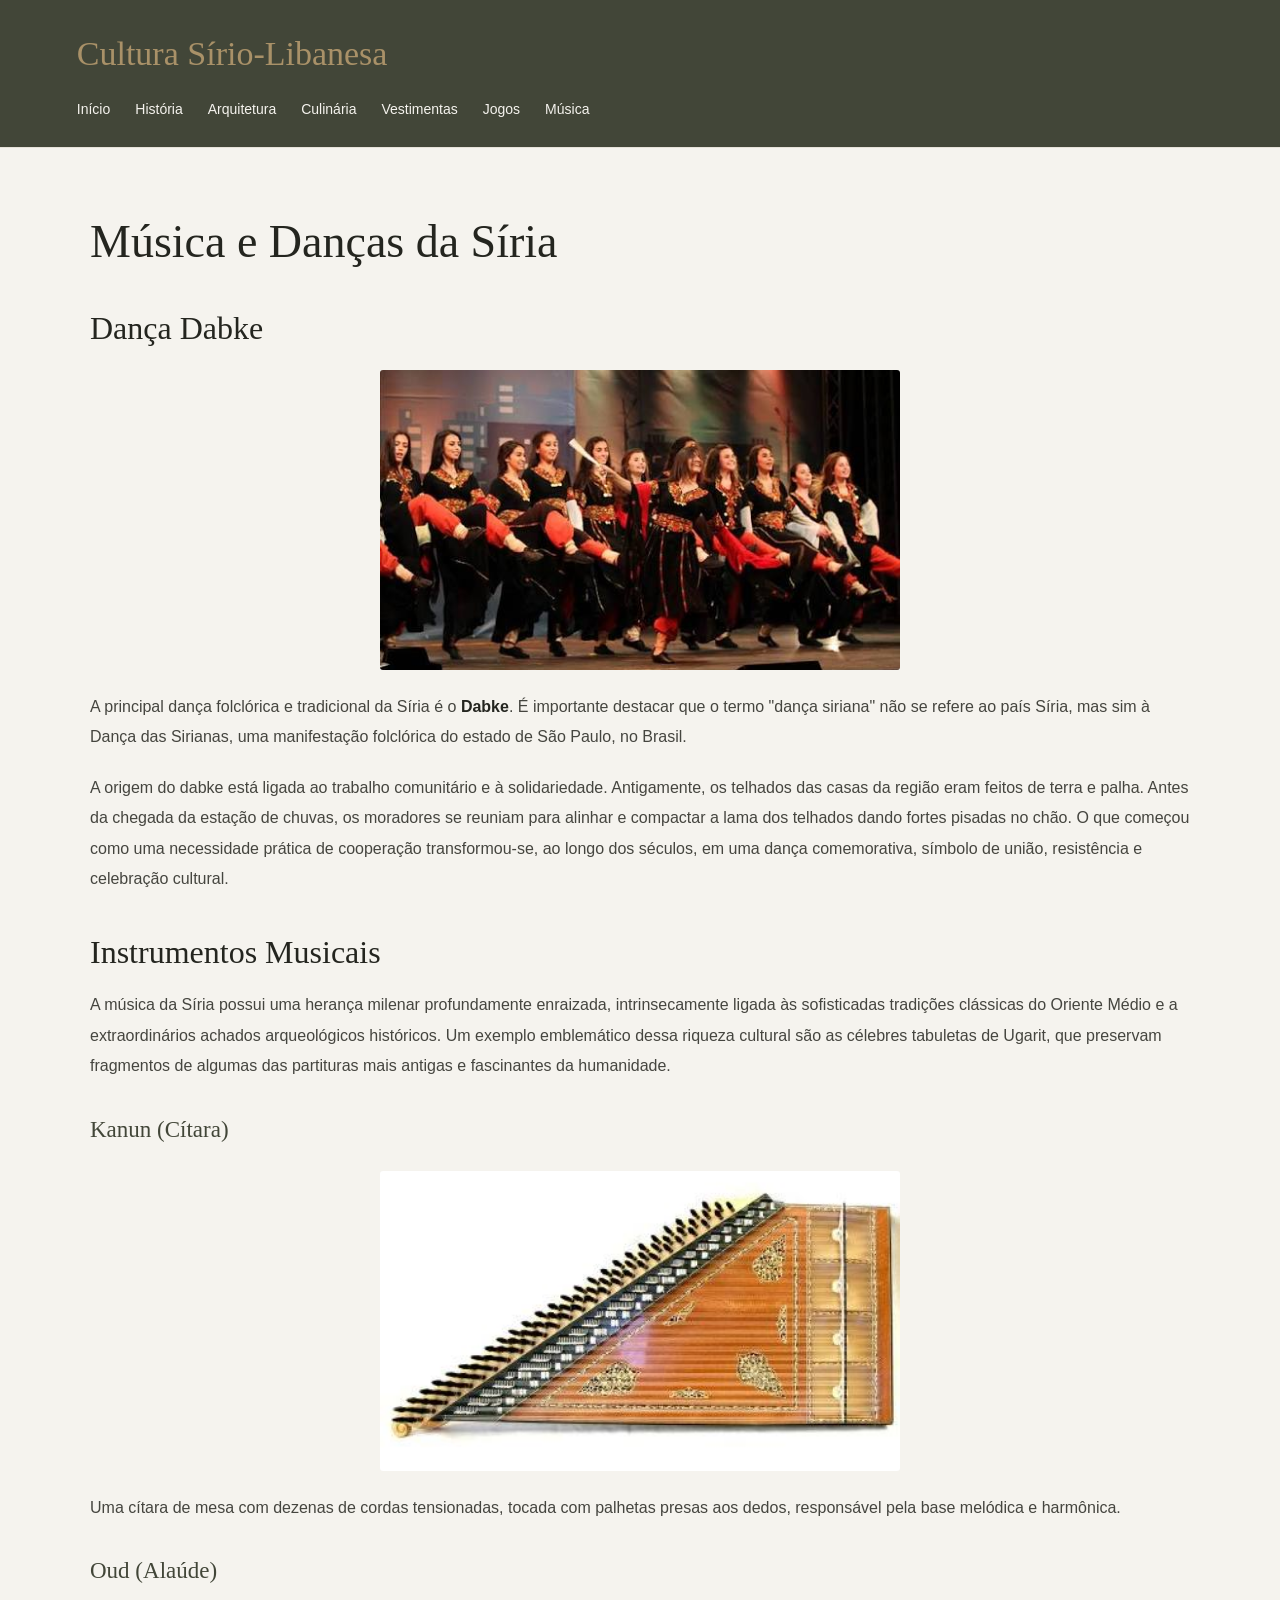
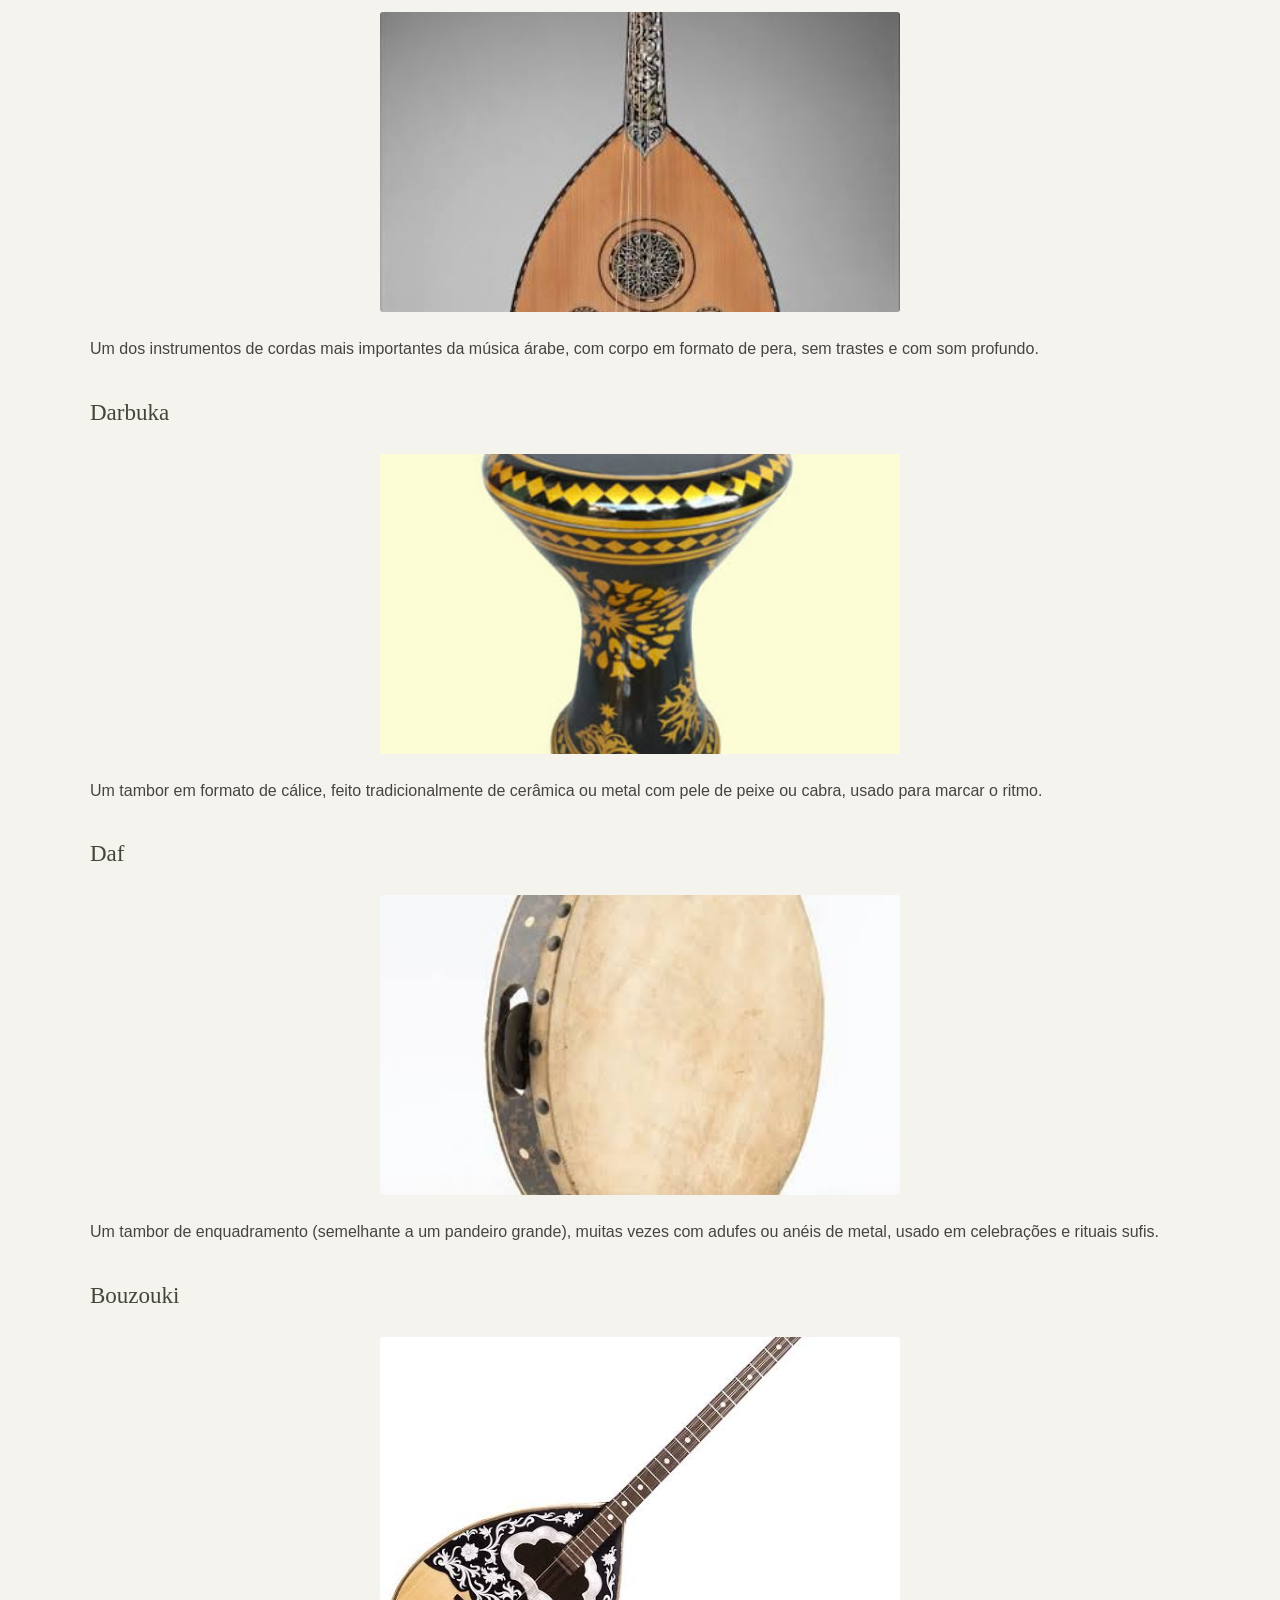
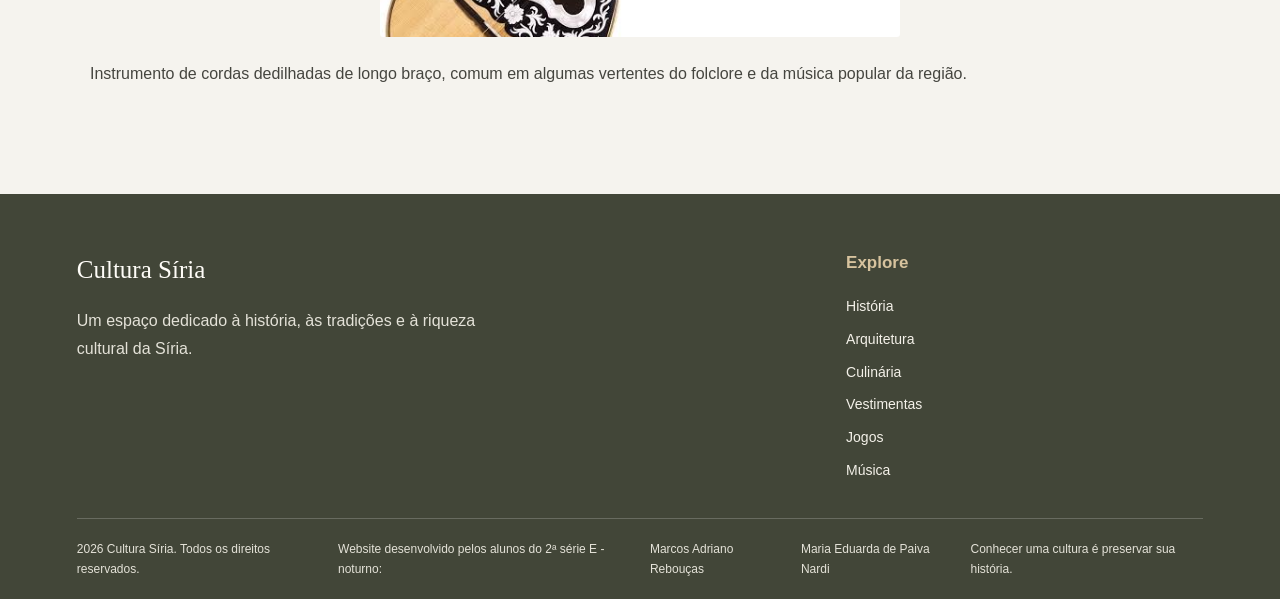
<file: musica.html>
<!DOCTYPE html>
<html lang="pt-br">
<head>
    <meta charset="UTF-8">
    <meta name="viewport" content="width=device-width, initial-scale=1.0">
    <link rel="stylesheet" href="style.css">
    <title>Música e Danças da Síria</title>
</head>
<body>

    <header id="cabecalho-outro" class="inicio">
       <h1>Cultura Sírio-Libanesa</h1>
    
        <nav id="nav-outro" aria-label="Navegação principal">
               <a href="index.html">Início</a>
               <a href="historia.html">História</a>
               <a href="arquitetura.html">Arquitetura</a>
               <a href="culinaria.html">Culinária</a>
               <a href="vestimentas.html">Vestimentas</a>
               <a href="jogos.html">Jogos</a>
               <a href="musica.html">Música</a>
        </nav>
    </header>

    <main class="conteudo">
    <h1>Música e Danças da Síria</h1>

    <h2>Dança Dabke</h2>

    <p>
        <img src="img/dabke.jpg" alt="Grupo de pessoas dançando Dabke, com homens e mulheres em trajes tradicionais, mãos dadas e pés levantados em sincronia.">
        A principal dança folclórica e tradicional da Síria é o <strong>Dabke</strong>. É importante destacar que o termo "dança siriana" não se refere ao país Síria, mas sim à Dança das Sirianas, uma manifestação folclórica do estado de São Paulo, no Brasil.
    </p>

    <p>
        A origem do dabke está ligada ao trabalho comunitário e à solidariedade. Antigamente, os telhados das casas da região eram feitos de terra e palha. Antes da chegada da estação de chuvas, os moradores se reuniam para alinhar e compactar a lama dos telhados dando fortes pisadas no chão. O que começou como uma necessidade prática de cooperação transformou-se, ao longo dos séculos, em uma dança comemorativa, símbolo de união, resistência e celebração cultural.
    </p>

    <h2>Instrumentos Musicais</h2>

    <p>
        A música da Síria possui uma herança milenar profundamente enraizada, intrinsecamente ligada às sofisticadas tradições clássicas do Oriente Médio e a extraordinários achados arqueológicos históricos. Um exemplo emblemático dessa riqueza cultural são as célebres tabuletas de Ugarit, que preservam fragmentos de algumas das partituras mais antigas e fascinantes da humanidade.
    </p>

    <h3>Kanun (Cítara)</h3>
    <p>
        <img src="img/kanun.jpg" alt="Kanun, instrumento de cordas com dezenas de cordas tensionadas, tocado com palhetas presas aos dedos.">
        Uma cítara de mesa com dezenas de cordas tensionadas, tocada com palhetas presas aos dedos, responsável pela base melódica e harmônica.
    </p>

    <h3>Oud (Alaúde)</h3>
    <p>
        <img src="img/oud.jpg" alt="Oud, instrumento de cordas com corpo em formato de pera, sem trastes e com som profundo.">
        Um dos instrumentos de cordas mais importantes da música árabe, com corpo em formato de pera, sem trastes e com som profundo.
    </p>

    <h3>Darbuka</h3>
    <p>
        <img src="img/darbuka.jpg" alt="Darbuka, tambor em formato de cálice, feito de cerâmica ou metal com pele de peixe ou cabra.">
        Um tambor em formato de cálice, feito tradicionalmente de cerâmica ou metal com pele de peixe ou cabra, usado para marcar o ritmo.
    </p>

    <h3>Daf</h3>
    <p>
        <img src="img/daf.jpg" alt="Daf, tambor de enquadramento com adufes ou anéis de metal, usado em celebrações e rituais sufis.">
        Um tambor de enquadramento (semelhante a um pandeiro grande), muitas vezes com adufes ou anéis de metal, usado em celebrações e rituais sufis.
    </p>

    <h3>Bouzouki</h3>
    <p>
        <img src="img/bouzouki.jpg" alt="Bouzouki, instrumento de cordas dedilhadas com corpo alongado e braço longo, comum na música popular da região.">
        Instrumento de cordas dedilhadas de longo braço, comum em algumas vertentes do folclore e da música popular da região.
    </p>
</main>


<footer class="rodape">
    <div class="rodape-conteudo">
        <div class="rodape-info">
            <h2>Cultura Síria</h2>
            <p>
                Um espaço dedicado à história, às tradições e à riqueza
                cultural da Síria.
            </p>
        </div>

        <div class="rodape-links">
            <h3>Explore</h3>
            <a href="historia.html">História</a>
            <a href="arquitetura.html">Arquitetura</a>
            <a href="culinaria.html">Culinária</a>
            <a href="vestimentas.html">Vestimentas</a>
            <a href="jogos.html">Jogos</a>
            <a href="musica.html">Música</a>
        </div>
    </div>

    <div class="rodape-final">
        <p> 2026 Cultura Síria. Todos os direitos reservados.</p>
        <p>Website desenvolvido pelos alunos do 2ª série E - noturno: </p>
        <p>Marcos Adriano Rebouças</p>
        <p>Maria Eduarda de Paiva Nardi</p>
        <p>Conhecer uma cultura é preservar sua história.</p>
    </div>
</footer>

</body>
</html>
</file>
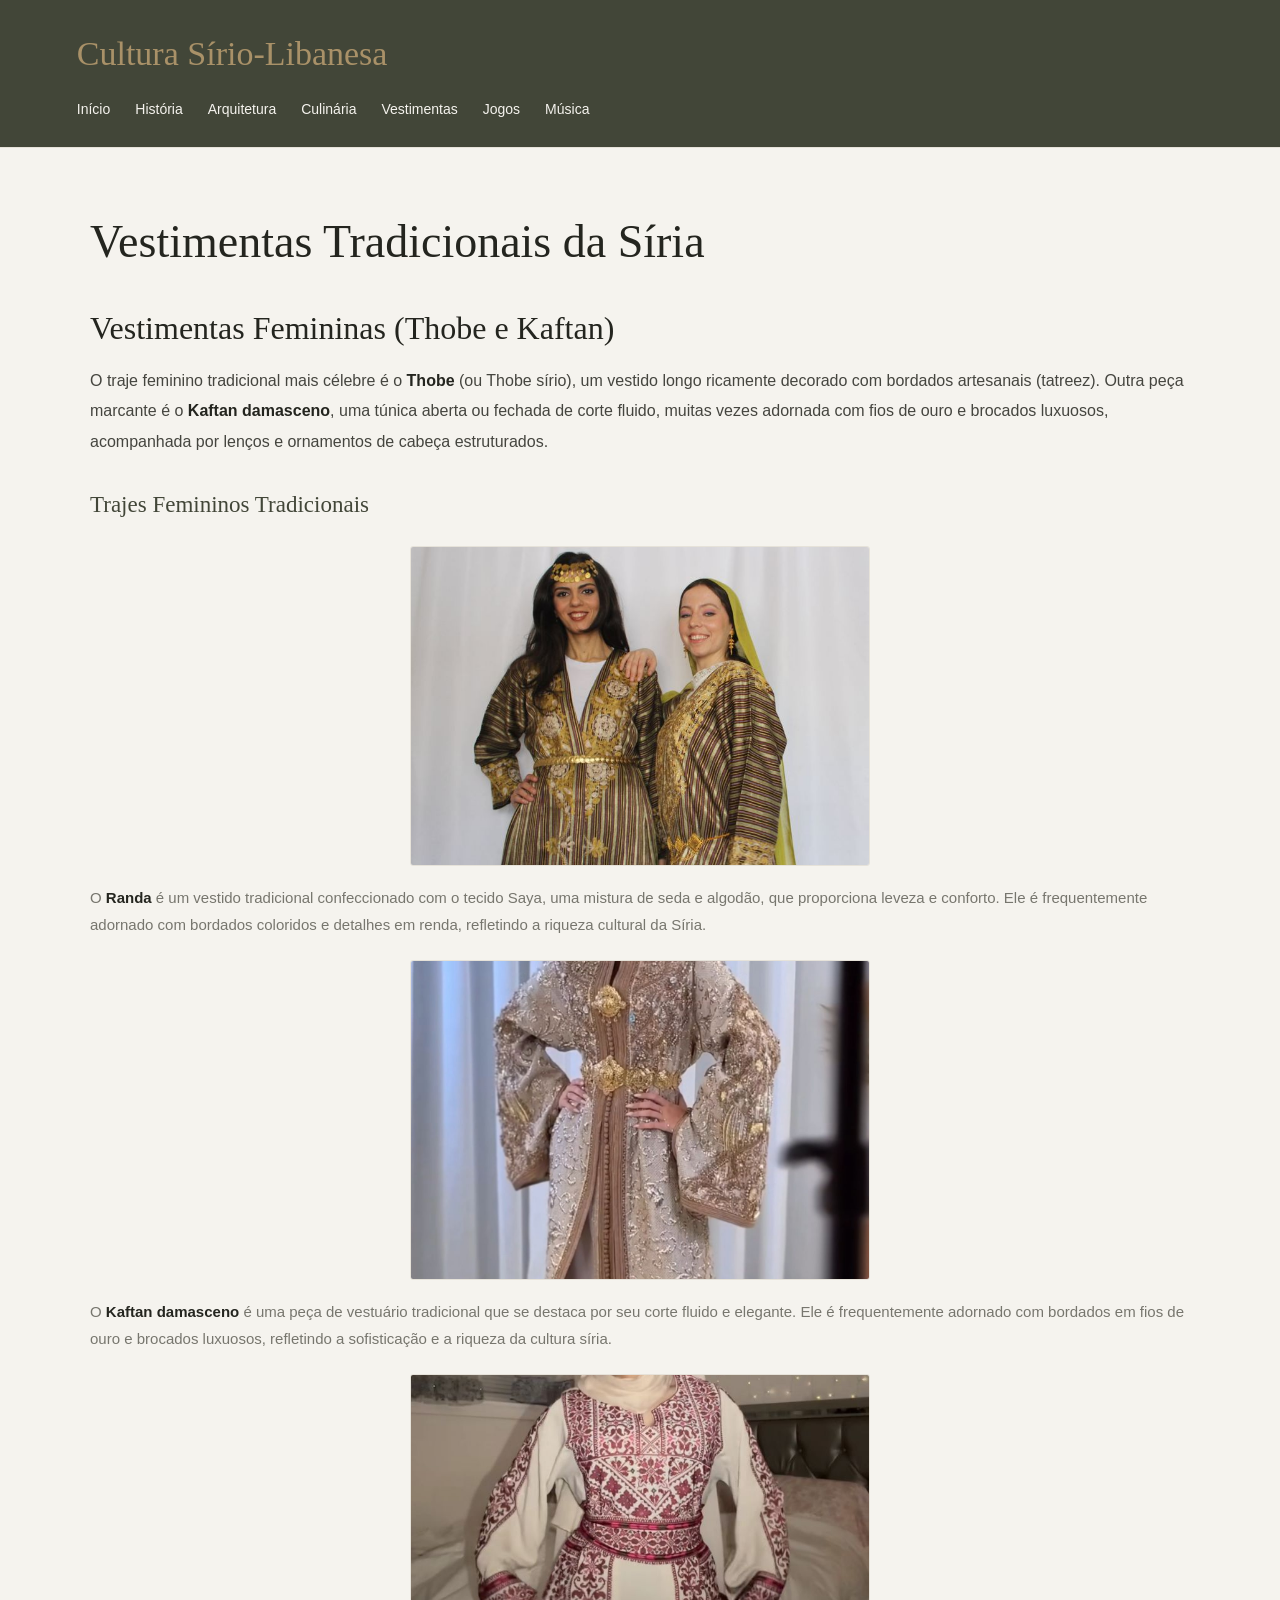
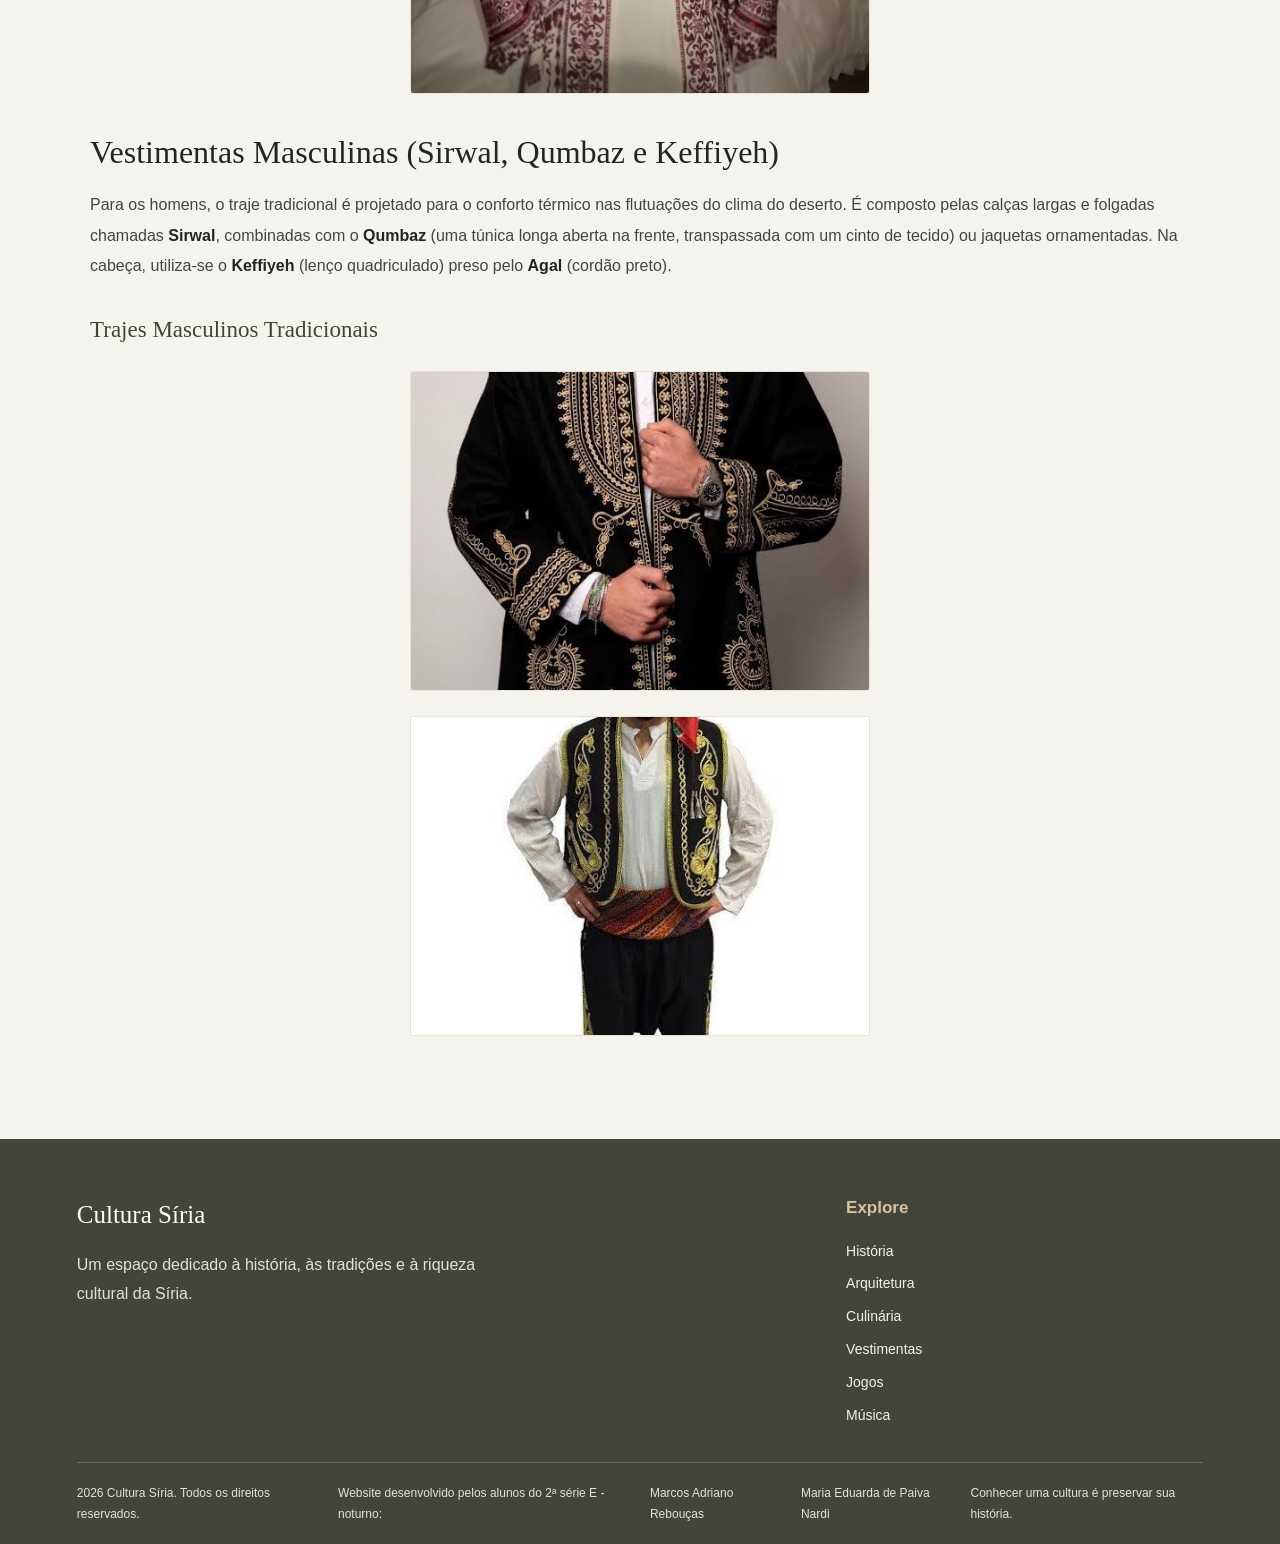
<file: vestimentas.html>
<!DOCTYPE html>
<html lang="pt-br">
<head>
    <meta charset="UTF-8">
    <meta name="viewport" content="width=device-width, initial-scale=1.0">
    <link rel="stylesheet" href="style.css">
    <title>Vestimenta Síria</title>
</head>
<body>

        <header id="cabecalho-outro" class="inicio">
       <h1>Cultura Sírio-Libanesa</h1>
    
        <nav id="nav-outro" aria-label="Navegação principal">
               <a href="index.html">Início</a>
               <a href="historia.html">História</a>
               <a href="arquitetura.html">Arquitetura</a>
               <a href="culinaria.html">Culinária</a>
               <a href="vestimentas.html">Vestimentas</a>
               <a href="jogos.html">Jogos</a>
               <a href="musica.html">Música</a>
        </nav>
    </header>
    
    <main class="conteudo">
    <h1>Vestimentas Tradicionais da Síria</h1>

    <h2>Vestimentas Femininas (Thobe e Kaftan)</h2>

    <p>
        O traje feminino tradicional mais célebre é o <strong>Thobe</strong> (ou Thobe sírio), um vestido longo ricamente decorado com bordados artesanais (tatreez). Outra peça marcante é o <strong>Kaftan damasceno</strong>, uma túnica aberta ou fechada de corte fluido, muitas vezes adornada com fios de ouro e brocados luxuosos, acompanhada por lenços e ornamentos de cabeça estruturados.
    </p>

    <h3>Trajes Femininos Tradicionais</h3>

    <img src="img/randa.jpg" alt="Vestido Randa, feito com o tecido Saya de seda e algodão">
    <p>
        O <strong>Randa</strong> é um vestido tradicional confeccionado com o tecido Saya, uma mistura de seda e algodão, que proporciona leveza e conforto. Ele é frequentemente adornado com bordados coloridos e detalhes em renda, refletindo a riqueza cultural da Síria.
    </p>

    <img src="img/kaftan.jpg" alt="Kaftan damasceno, com bordados em fios de ouro e brocados luxuosos">
    <p>
        O <strong>Kaftan damasceno</strong> é uma peça de vestuário tradicional que se destaca por seu corte fluido e elegante. Ele é frequentemente adornado com bordados em fios de ouro e brocados luxuosos, refletindo a sofisticação e a riqueza da cultura síria.
    </p>

    <img src="img/thobe.jpg" alt="Thobe sírio, vestido longo com bordados artesanais">


    <h2>Vestimentas Masculinas (Sirwal, Qumbaz e Keffiyeh)</h2>

    <p>
        Para os homens, o traje tradicional é projetado para o conforto térmico nas flutuações do clima do deserto. É composto pelas calças largas e folgadas chamadas <strong>Sirwal</strong>, combinadas com o <strong>Qumbaz</strong> (uma túnica longa aberta na frente, transpassada com um cinto de tecido) ou jaquetas ornamentadas. Na cabeça, utiliza-se o <strong>Keffiyeh</strong> (lenço quadriculado) preso pelo <strong>Agal</strong> (cordão preto).
    </p>

    <h3>Trajes Masculinos Tradicionais</h3>

    <img src="img/jaqueta.jpg" alt="Jaqueta masculina com bordados dourados em relevo">
    <img src="img/sirwal.jpg" alt="Colete e calças folgadas (Sirwal) do traje folclórico">
    
        
    
</main>


<footer class="rodape">
    <div class="rodape-conteudo">
        <div class="rodape-info">
            <h2>Cultura Síria</h2>
            <p>
                Um espaço dedicado à história, às tradições e à riqueza
                cultural da Síria.
            </p>
        </div>

        <div class="rodape-links">
            <h3>Explore</h3>
            <a href="historia.html">História</a>
            <a href="arquitetura.html">Arquitetura</a>
            <a href="culinaria.html">Culinária</a>
            <a href="vestimentas.html">Vestimentas</a>
            <a href="jogos.html">Jogos</a>
            <a href="musica.html">Música</a>
        </div>
    </div>

    <div class="rodape-final">
        <p> 2026 Cultura Síria. Todos os direitos reservados.</p>
        <p>Website desenvolvido pelos alunos do 2ª série E - noturno: </p>
        <p>Marcos Adriano Rebouças</p>
        <p>Maria Eduarda de Paiva Nardi</p>
        <p>Conhecer uma cultura é preservar sua história.</p>
    </div>
</footer>

</body>
</html>
</file>
<file: style.css>
:root {
    --areia: #f5f3ee;
    --papel: #ffffff;
    --carvao: #24251f;
    --texto: #45453f;
    --texto-suave: #77766e;
    --dourado: #a99168;
    --dourado-claro: #d7c39e;
    --oliva: #424638;
    --borda: #e6e2d9;
}

* {
    box-sizing: border-box;
    margin: 0;
    padding: 0;
}

html {
    scroll-behavior: smooth;
}

body {
    background-color: var(--areia);
    color: var(--texto);
    font-family: "Poppins", sans-serif;
    line-height: 1.7;
}

a {
    text-decoration: none;
    transition: color 0.3s ease, background-color 0.3s ease;
}

img {
    display: block;
    max-width: 100%;
}

.cabecalho {
    min-height: 600px;
    background-image:
        linear-gradient(
            90deg,
            rgba(20, 21, 18, 0.76),
            rgba(20, 21, 18, 0.12)
        ),
        url("img/mesquita.omiada.jpg");
    background-size: cover;
    background-position: center;
    color: #fff;
}

.navegacao {
    display: flex;
    align-items: center;
    justify-content: space-between;
    gap: 30px;
    padding: 28px 6%;
    border-bottom: 1px solid rgba(255, 255, 255, 0.25);
}

.logo {
    color: #fff;
    font-size: 21px;
    font-weight: 600;
    white-space: nowrap;
}

.menu {
    display: flex;
    background-color: rgba(169, 145, 104, 0.5);
    border-radius: 15px;
    padding: 8px;
    align-items: center;
    justify-content: flex-end;
    flex-wrap: wrap;
    gap: 22px;
}

.menu a {
    color: #fff;
    font-size: 14px;
}

.menu a:hover {
    color: var(--dourado-claro);
}

.cabecalho-conteudo {
    max-width: 850px;
    padding: 110px 8% 100px;
}

.cabecalho-legenda {
    display: block;
    margin-bottom: 22px;
    color: var(--dourado-claro);
    font-size: 12px;
    letter-spacing: 4px;
}

.cabecalho-conteudo h1 {
    margin-bottom: 24px;
    font-family: "Playfair Display", serif;
    font-size: clamp(42px, 6vw, 76px);
    font-weight: 500;
    line-height: 1.08;
}

.cabecalho-conteudo p {
    max-width: 540px;
    color: #f0ede7;
    font-size: 18px;
    line-height: 1.8;
}

body > header:not(.cabecalho) {
    padding: 25px 6%;
    background-color: var(--papel);
    border-bottom: 1px solid var(--borda);
}

body > header:not(.cabecalho) h1 {
    margin-bottom: 15px;
    color: var(--dourado);
    font-family: "Playfair Display", serif;
    font-size: clamp(25px, 3vw, 34px);
    font-weight: 500;
}

body > header:not(.cabecalho) nav {
    display: flex;
    flex-wrap: wrap;
    gap: 12px 25px;
}

body > header:not(.cabecalho) nav a {
    color: var(--texto);
    font-size: 14px;
}

body > header:not(.cabecalho) nav a:hover {
    color: var(--dourado);
}

.inicio {
    width: min(1250px, 90%);
    margin: 0 auto;
    padding: 90px 0;
}

#nav-outro a {
    color: #f5f3ee;
}

#nav-outro a:hover {
    color: var(--dourado);
}

#cabecalho-outro {
    display: block;
    width: 100%;
    margin: 0;
    padding: 25px 6%;
    box-sizing: border-box;
    background-color: var(--oliva);
    color: #ffffff;
}

.apresentacao {
    display: grid;
    grid-template-columns: 1fr 1fr;
    align-items: center;
    gap: 25px 65px;
    margin-bottom: 110px;
}

.apresentacao h1 {
    grid-column: 1;
    color: var(--carvao);
    font-family: "Playfair Display", serif;
    font-size: clamp(32px, 4vw, 48px);
    font-weight: 500;
    line-height: 1.2;
}

.apresentacao p {
    grid-column: 1;
    color: var(--texto-suave);
    font-size: 15px;
}

.apresentacao::after {
    content: "";
    grid-column: 2;
    grid-row: 1 / span 3;
    align-self: stretch;
    min-height: 400px;
    background-image: url("img/mesquita.omiada.jpg");
    background-size: cover;
    background-position: center;
    border-radius: 3px;
}

.resumo-cultura {
    display: grid;
    grid-template-columns: repeat(3, minmax(0, 1fr));
    gap: 30px;
    margin-top: 60px;
}

.resumo-cultura > h2 {
    grid-column: 1 / -1;
    margin-bottom: 10px;
    color: var(--carvao);
    font-family: "Playfair Display", serif;
    font-size: clamp(28px, 3vw, 38px);
    font-weight: 500;
}

.tema {
    display: flex;
    flex-direction: column;
    align-items: flex-start;
    min-width: 0;
    padding: 22px;
    overflow: hidden;
    background-color: var(--papel);
    border: 1px solid var(--borda);
    border-radius: 3px;
    transition: transform 0.3s ease, box-shadow 0.3s ease;
}

.tema:hover {
    transform: translateY(-4px);
    box-shadow: 0 10px 24px rgba(36, 37, 31, 0.08);
}

.tema::before {
    content: "";
    display: block;
    width: 100%;
    height: 200px;
    margin-bottom: 20px;
    background-size: cover;
    background-position: center;
    background-repeat: no-repeat;
    border-radius: 2px;
}

.tema:nth-of-type(1)::before {
    background-image: url("img/mesquita.omiada.jpg");
}

.tema:nth-of-type(2)::before {
    background-image: url("img/cidade.antiga.jpg");
}

.tema:nth-of-type(3)::before {
    background-image: url("img/comidas-siria.jpg");
}

.tema:nth-of-type(4)::before {
    background-image: url("img/thobe.jpg");
}

.tema:nth-of-type(5)::before {
    background-image: url("img/dama-siria.jpg");
}

.tema:nth-of-type(6)::before {
    background-image: url("img/dabke.jpg");
}

.tema h3 {
    margin-bottom: 10px;
    color: var(--carvao);
    font-family: "Playfair Display", serif;
    font-size: 21px;
    font-weight: 500;
}

.tema p {
    margin-bottom: 18px;
    color: var(--texto-suave);
    font-size: 14px;
}

.tema a {
    display: inline-block;
    margin-top: auto;
    padding-bottom: 4px;
    color: var(--oliva);
    font-size: 14px;
    font-weight: 600;
    border-bottom: 1px solid var(--dourado);
}

.tema a:hover {
    color: var(--dourado);
}

.conteudo {
    width: min(1100px, 90%);
    margin: 0 auto;
    padding: 65px 0 85px;
}

.conteudo > h1,
.conteudo > h2,
#historia h2 {
    color: var(--carvao);
    font-family: "Playfair Display", serif;
    font-weight: 500;
    line-height: 1.25;
}

.conteudo > h1 {
    margin-bottom: 30px;
    font-size: clamp(32px, 4vw, 46px);
}

.conteudo > h2,
#historia h2 {
    margin-top: 38px;
    margin-bottom: 18px;
    font-size: clamp(25px, 3vw, 32px);
}

.conteudo > h3,
#historia h3 {
    margin-top: 28px;
    margin-bottom: 12px;
    color: var(--oliva);
    font-family: "Playfair Display", serif;
    font-size: 23px;
    font-weight: 500;
}

.conteudo p,
#historia p {
    margin-bottom: 20px;
    color: var(--texto);
    font-size: 16px;
    line-height: 1.9;
}

.conteudo ul,
.conteudo ol {
    margin: 15px 0 28px;
    padding-left: 28px;
}

.conteudo li {
    margin-bottom: 12px;
    padding-left: 5px;
    line-height: 1.8;
}

.conteudo strong {
    color: var(--carvao);
}

.conteudo > img {
    display: block;
    width: min(100%, 460px);
    height: 320px;
    margin: 25px auto 18px;
    object-fit: cover;
    border: 1px solid var(--borda);
    border-radius: 3px;
}

.conteudo p img {
    display: block;
    width: min(100%, 520px);
    height: 300px;
    margin: 22px auto;
    object-fit: cover;
    border-radius: 3px;
}

.conteudo > img + p {
    color: var(--texto-suave);
    font-size: 15px;
    line-height: 1.8;
}

.conteudo > h3 + img,
.conteudo > p + img {
    margin-top: 22px;
}

#historia {
    width: min(1000px, 90%);
    margin: 0 auto;
    padding: 65px 0 85px;
}

#historia h2 {
    margin-top: 0;
}

.arquitetura-conteudo {
    width: min(1100px, 90%);
    margin: 0 auto;
    padding: 65px 0 85px;
}

.arquitetura-conteudo > p {
    margin-bottom: 25px;
    font-size: 16px;
    line-height: 1.9;
}

.arquitetura-conteudo > ol {
    margin: 25px 0 45px;
    padding-left: 28px;
}

.arquitetura-conteudo > ol li {
    margin-bottom: 15px;
    line-height: 1.8;
}

/* Cards da página de arquitetura */

.cidades {
    display: grid;
    grid-template-columns: repeat(2, minmax(0, 1fr));
    align-items: start;
    gap: 24px;
    width: min(1250px, 90%);
    margin: 35px auto 55px;
}

.cidades > h1,
.cidades > h2 {
    grid-column: 1 / -1;
    min-width: 0;
    margin: 0;
    color: var(--carvao);
    font-family: "Playfair Display", serif;
    font-size: clamp(25px, 3vw, 34px);
    font-weight: 500;
    line-height: 1.25;
}

.cidades .local-card {
    min-width: 0;
    overflow: hidden;
    background-color: var(--papel);
    border: 1px solid var(--borda);
    border-radius: 3px;
}

.cidades .local-card .local {
    display: block;
    overflow: hidden;
    border: 0;
    border-radius: 0;
    background: transparent;
}

.cidades .local-card .local img {
    display: block;
    width: 100%;
    height: 260px;
    max-width: 100%;
    object-fit: cover;
    object-position: center;
}

.cidades .local-card .local-conteudo {
    min-width: 0;
    padding: 22px;
    margin: 0;
    border: 0;
    border-radius: 0;
    background: var(--papel);
}

.cidades .local-card .local-conteudo h2 {
    margin: 0 0 12px;
    color: var(--carvao);
    font-family: "Playfair Display", serif;
    font-size: 25px;
    font-weight: 500;
    line-height: 1.3;
}

.cidades .local-card .local-conteudo p {
    margin: 0;
    color: var(--texto-suave);
    font-size: 15px;
    line-height: 1.8;
    overflow-wrap: anywhere;
}

/* Rodapé */

.rodape {
    padding: 55px 6% 20px;
    background-color: var(--oliva);
    color: #fffdf8;
}

.rodape-conteudo {
    display: grid;
    grid-template-columns: 2fr 1fr;
    gap: 55px;
    width: min(1150px, 100%);
    margin: 0 auto;
    padding-bottom: 35px;
}

.rodape-info h2 {
    margin-bottom: 15px;
    font-family: "Playfair Display", serif;
    font-size: 25px;
    font-weight: 500;
}

.rodape-info p {
    max-width: 450px;
    color: #e4e2d8;
    line-height: 1.8;
}

.rodape-links {
    display: flex;
    flex-direction: column;
    align-items: flex-start;
    gap: 9px;
}

.rodape-links h3 {
    margin-bottom: 8px;
    color: var(--dourado-claro);
    font-size: 17px;
}

.rodape-links a {
    color: #f4f1e9;
    font-size: 14px;
}

.rodape-links a:hover {
    color: var(--dourado-claro);
}

.rodape-final {
    display: flex;
    justify-content: space-between;
    gap: 20px;
    width: min(1150px, 100%);
    margin: 0 auto;
    padding-top: 20px;
    border-top: 1px solid rgba(255, 255, 255, 0.2);
}

.rodape-final p {
    color: #e4e2d8;
    font-size: 12px;
}

/* Tablets */

@media (max-width: 900px) {
    .navegacao {
        align-items: flex-start;
        flex-direction: column;
    }

    .menu {
        justify-content: flex-start;
        gap: 16px;
    }

    .cabecalho-conteudo {
        padding: 90px 6%;
    }

    .apresentacao {
        gap: 25px 35px;
    }

    .apresentacao::after {
        min-height: 350px;
    }

    .resumo-cultura {
        grid-template-columns: repeat(2, minmax(0, 1fr));
        gap: 24px;
    }

    .cidades {
        gap: 18px;
    }

    .cidades .local-card .local img {
        height: 220px;
    }

    .rodape-conteudo {
        gap: 35px;
    }
}

/* Celulares */

@media (max-width: 600px) {
    .cabecalho {
        min-height: 550px;
    }

    .logo {
        font-size: 19px;
        white-space: normal;
    }

    .menu {
        gap: 14px;
    }

    .menu a {
        font-size: 13px;
    }

    .cabecalho-conteudo {
        padding: 80px 6%;
    }

    .cabecalho-legenda {
        font-size: 10px;
        letter-spacing: 2px;
    }

    .cabecalho-conteudo p {
        font-size: 16px;
    }

    body > header:not(.cabecalho) {
        padding: 22px 5%;
    }

    body > header:not(.cabecalho) nav {
        gap: 10px 16px;
    }

    .inicio {
        width: 90%;
        padding: 55px 0;
    }

    .apresentacao {
        grid-template-columns: 1fr;
        gap: 20px;
        margin-bottom: 65px;
    }

    .apresentacao h1,
    .apresentacao p {
        grid-column: 1;
    }

    .apresentacao::after {
        grid-column: 1;
        grid-row: auto;
        min-height: 260px;
        margin-top: 10px;
    }

    .resumo-cultura {
        grid-template-columns: 1fr;
        gap: 20px;
        margin-top: 40px;
    }

    .tema {
        padding: 20px;
    }

    .tema::before {
        height: 220px;
    }

    .conteudo,
    .arquitetura-conteudo,
    #historia {
        width: 90%;
        padding: 45px 0 60px;
    }

    .conteudo p,
    #historia p,
    .arquitetura-conteudo > p {
        font-size: 15px;
        line-height: 1.8;
    }

    .conteudo > img {
        height: 260px;
    }

    .conteudo p img {
        height: 240px;
    }

    .cidades {
        grid-template-columns: minmax(0, 1fr);
        gap: 20px;
        width: 90%;
        margin: 25px auto 40px;
    }

    .cidades > h1,
    .cidades > h2 {
        grid-column: 1;
        font-size: 27px;
    }

    .cidades .local-card {
        width: 100%;
        min-width: 0;
    }

    .cidades .local-card .local img {
        width: 100%;
        height: auto;
        aspect-ratio: 4 / 3;
        object-fit: cover;
    }

    .cidades .local-card .local-conteudo {
        padding: 18px;
    }

    .cidades .local-card .local-conteudo h2 {
        font-size: 22px;
    }

    .rodape {
        padding: 40px 6% 20px;
    }

    .rodape-conteudo {
        grid-template-columns: 1fr;
        gap: 30px;
    }

    .rodape-final {
        flex-direction: column;
        gap: 8px;
    }
}

/* Hover simples nas imagens */

.local img {
    transition: transform 0.3s;
}

.local img:hover {
    transform: scale(1.05);
}
</file>
